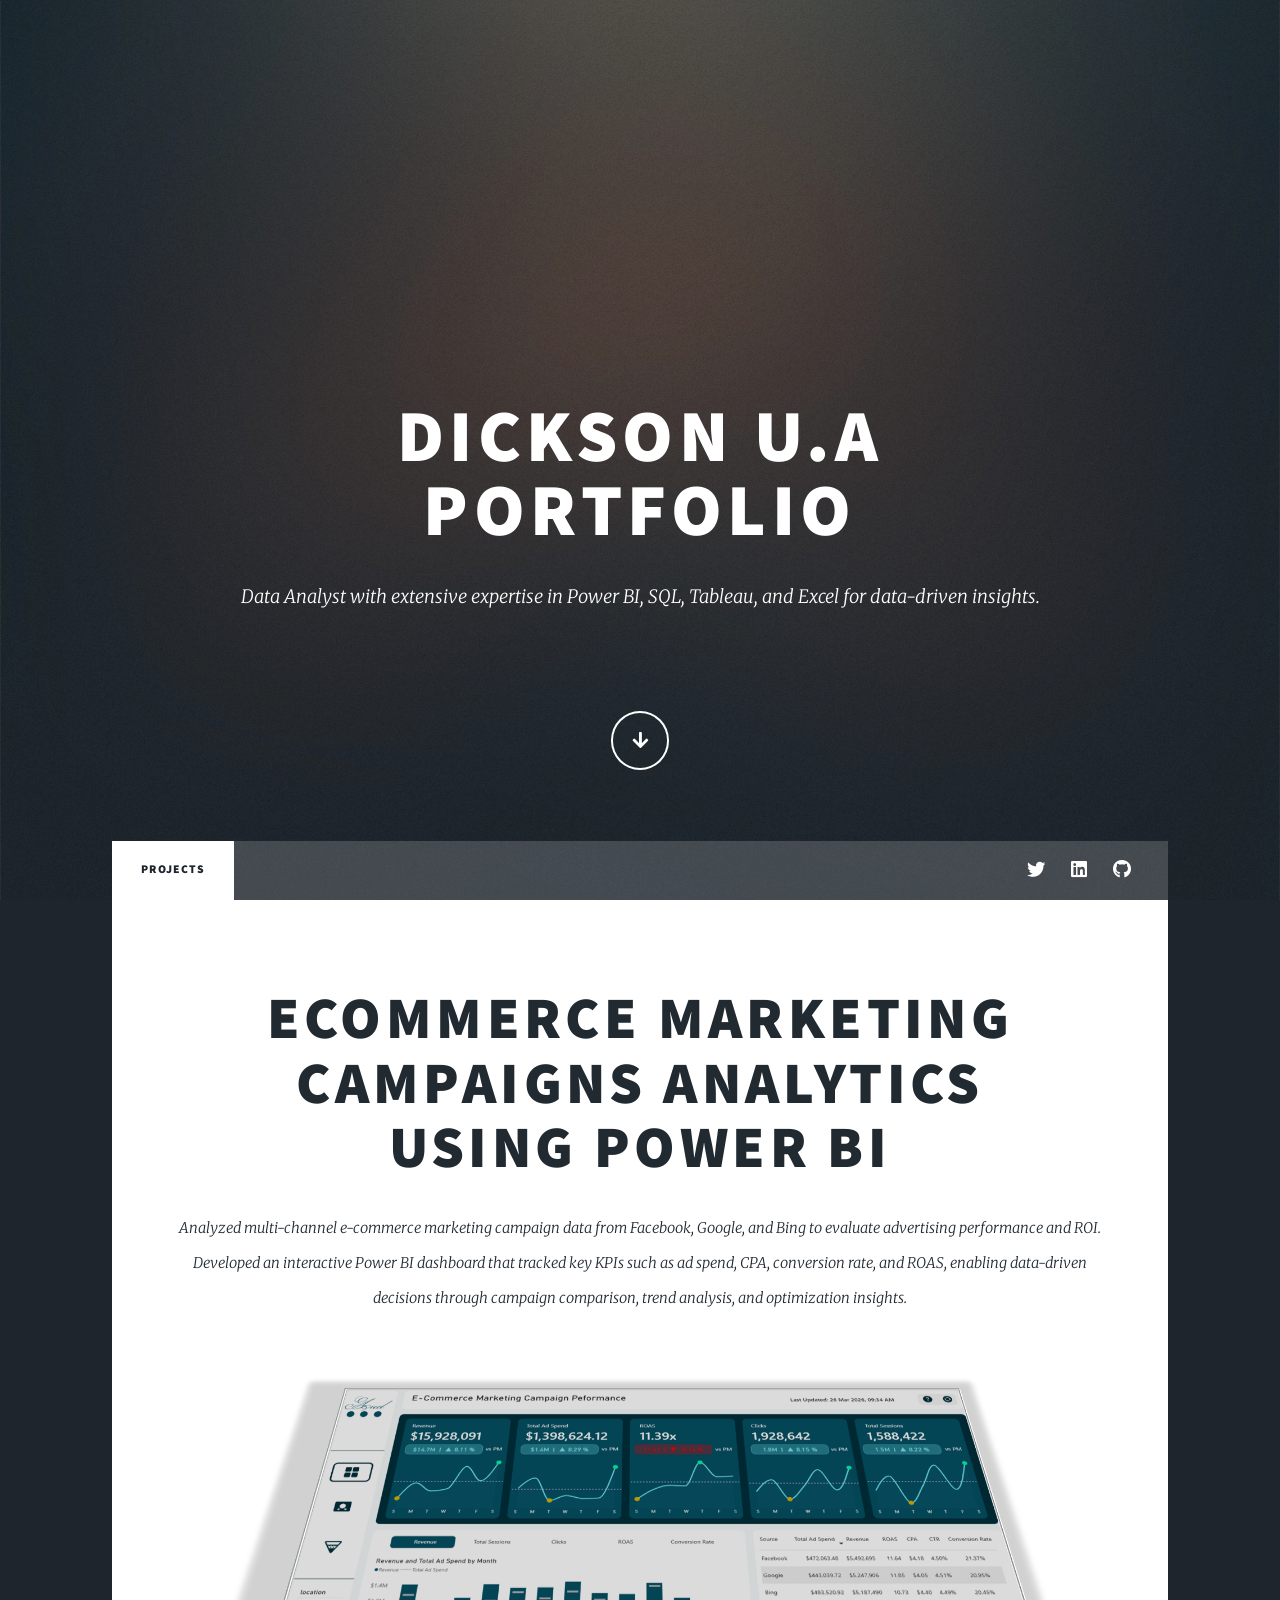
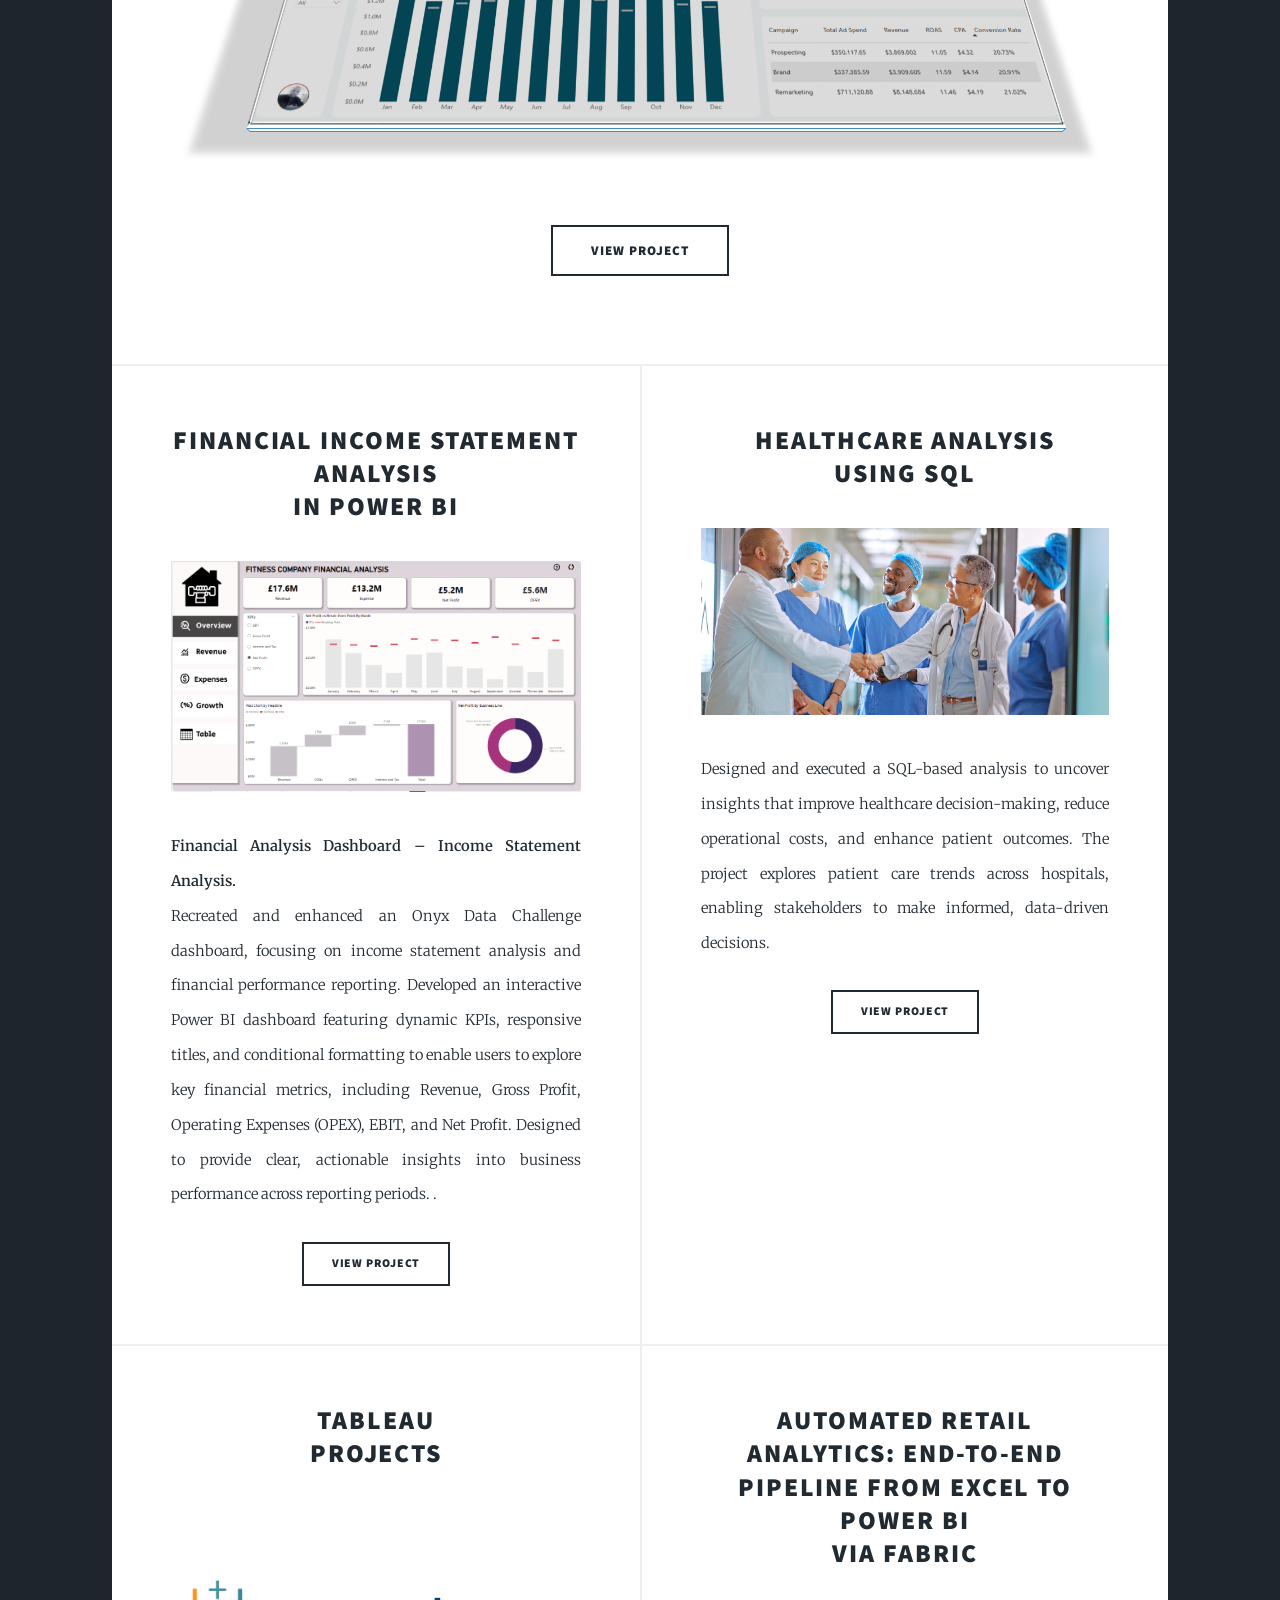
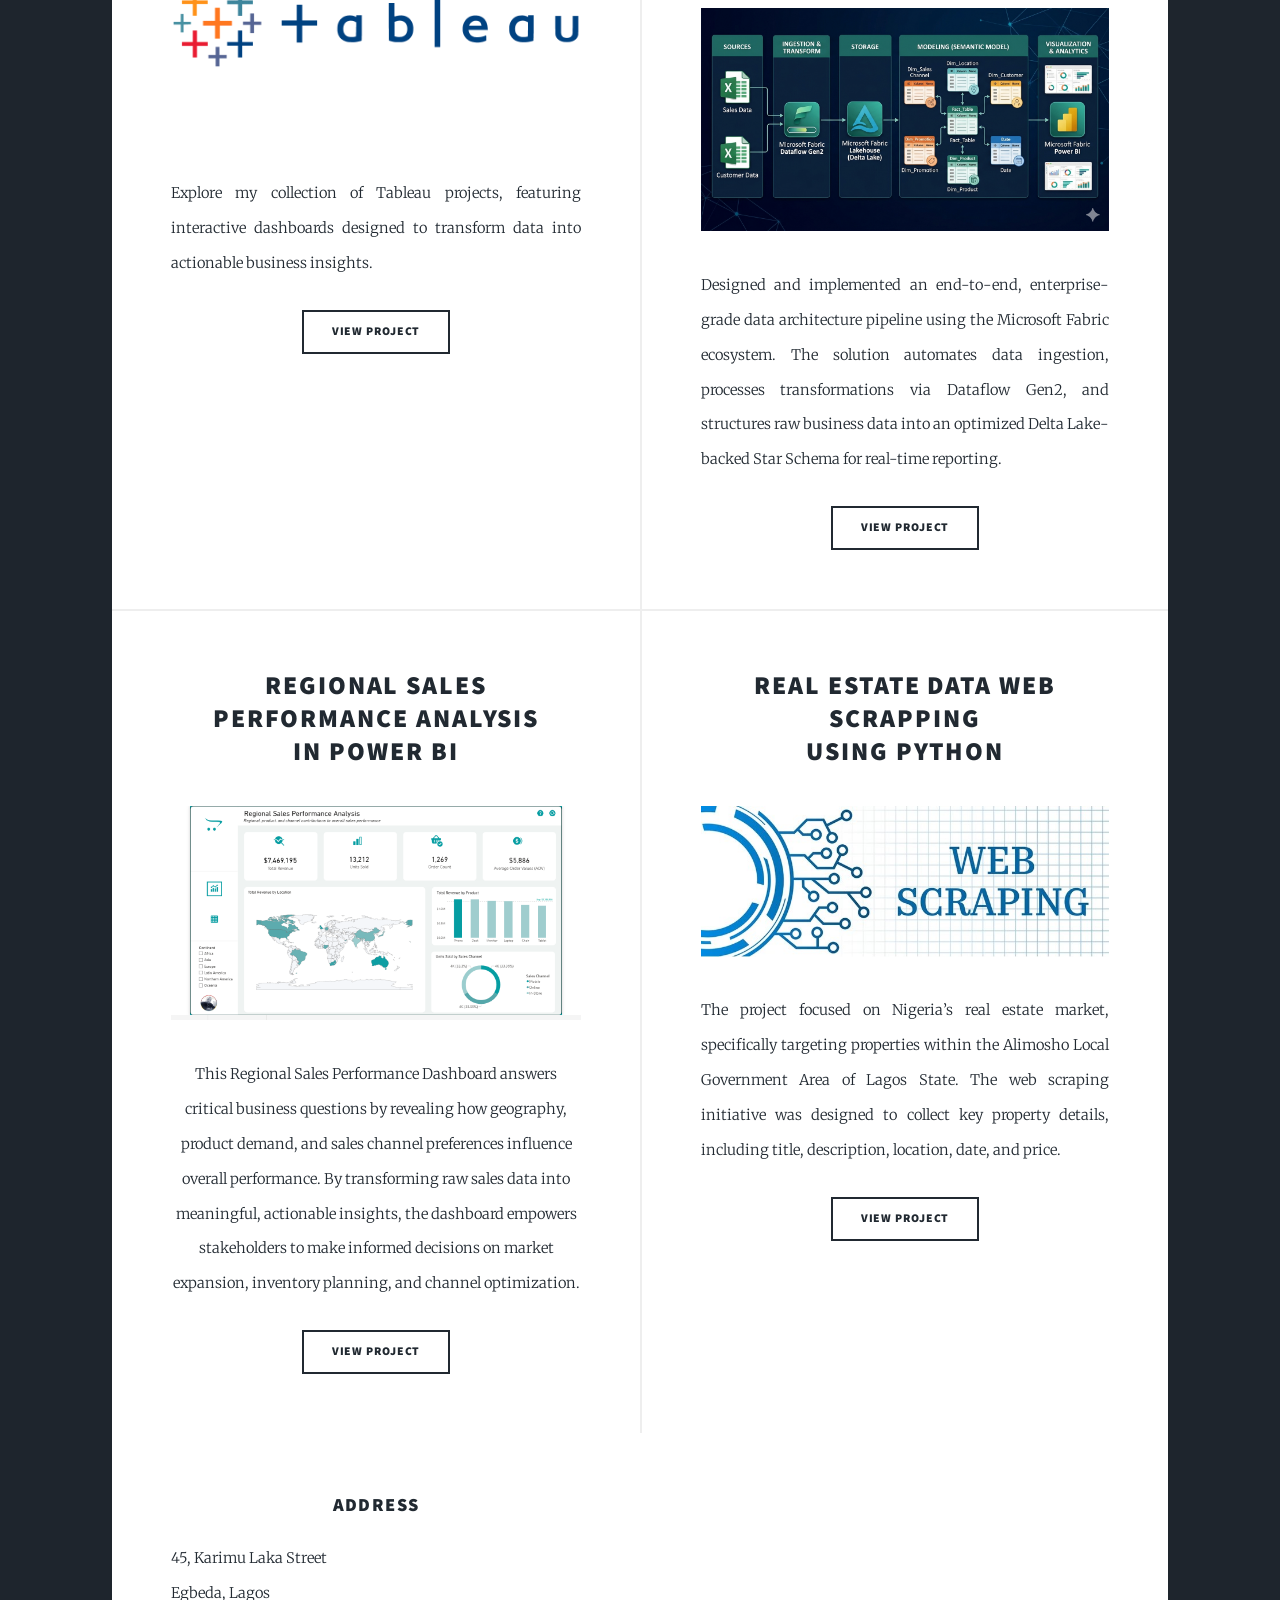
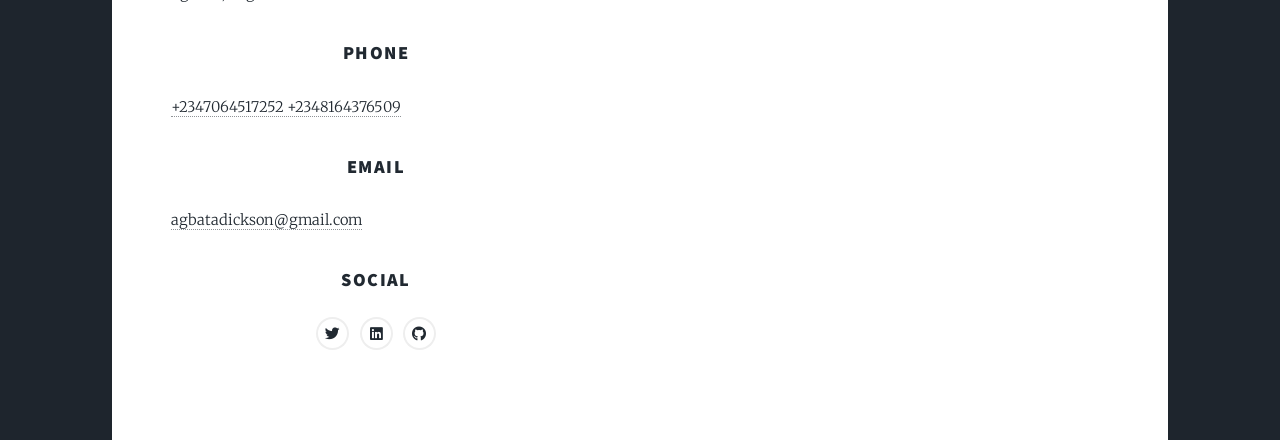
<file: index.html>
<!DOCTYPE HTML>
<!--
	Massively by HTML5 UP
	html5up.net | @ajlkn
	Free for personal and commercial use under the CCA 3.0 license (html5up.net/license)
-->
<html>
	<head>
		<title>Portfolio</title>
		<meta charset="utf-8" />
		<meta name="viewport" content="width=device-width, initial-scale=1, user-scalable=no" />
		<link rel="stylesheet" href="assets/css/main.css" />
		<noscript><link rel="stylesheet" href="assets/css/noscript.css" /></noscript>
	</head>
	<body class="is-preload">

		<!-- Wrapper -->
			<div id="wrapper" class="fade-in">

				<!-- Intro -->
					<div id="intro">
						<h1>Dickson U.A<br />
						Portfolio</h1>
						<p>Data Analyst with extensive expertise in Power BI, SQL, Tableau, and Excel for data-driven insights. 
						 </p><a href="https://twitter.com/ajlkn"></a><a href="https://html5up.net"></a><br />
						 <a href="https://html5up.net/license"></a></p>
						<ul class="actions">
							<li><a href="#header" class="button icon solid solo fa-arrow-down scrolly">yyyy</a></li>
						</ul>
					</div>

				<!-- Header -->
					<header id="header">
						<a href="index.html" class="logo">My Portfolio</a>
					</header>

				<!-- Nav -->
					<nav id="nav">
						<ul class="links">
							<li class="active"><a href="index.html">PROJECTS</a></li>
						</ul>
						<ul class="icons">
							<li><a href="https://x.com/ukolojoaud" class="icon brands fa-twitter"><span class="label">Twitter</span></a></li>
							<li><a href="https://www.linkedin.com/in/agbatadickson-ukolojo-data-analyst" class="icon brands fa-linkedin"><span class="label">LinkedIn</span></a></li>
							<li><a href="https://github.com/Ukolojoaud" class="icon brands fa-github"><span class="label">GitHub</span></a></li>
						</ul>
					</nav>

				<!-- Main -->
					<div id="main">

						<!-- Featured Post -->
							<article class="post featured">
								<header class="major">
									<h2><a href="https://medium.com/@agbatadickson/e-commerce-marketing-campaigns-d2f4fd0f1ba0">eCommerce Marketing Campaigns Analytics<br />
									Using Power BI</a></h2>
									<p>Analyzed multi-channel e-commerce marketing campaign data from Facebook, Google, and Bing to evaluate advertising performance and ROI. Developed an interactive Power BI dashboard that tracked key KPIs such as ad spend, CPA, conversion rate, and ROAS, enabling data-driven decisions through campaign comparison, trend analysis, and optimization insights.</p>
								</header>
								<a href="https://app.powerbi.com/view?r=eyJrIjoiMjY4ZWY5MDUtOWU0MS00MWQ1LWE1YjgtMDNhNmNhNTUyMWY3IiwidCI6Ijg1Mjc3MmY3LTRiZjMtNDA1Mi1iNjEzLWQ4MTE5NjRlMDRiNyJ9" class="image main"><img src="images/Market.png" alt="" /></a>
								<ul class="actions special">
									<li><a href="https://medium.com/@agbatadickson/e-commerce-marketing-campaigns-d2f4fd0f1ba0" class="button large">View Project</a></li>
								</ul>
							</article>

						<!-- Posts -->
							<section class="posts">
								<article>
									<header>
										<h2><a href="#">Financial Income Statement Analysis<br />
										in Power BI</a></h2>
									</header>
									<a href="https://app.powerbi.com/view?r=eyJrIjoiYzMzOTk5YmEtNDg2NC00YjkzLWFlZWEtY2I4ZTUwMGRmY2U3IiwidCI6Ijg1Mjc3MmY3LTRiZjMtNDA1Mi1iNjEzLWQ4MTE5NjRlMDRiNyJ9" class="image fit"><img src="images/Fin.png" alt="" /></a>
									<p><strong>Financial Analysis Dashboard – Income Statement Analysis.</strong>
                                    <br>Recreated and enhanced an Onyx Data Challenge dashboard, focusing on income statement analysis and financial performance reporting. Developed an interactive Power BI dashboard featuring dynamic KPIs, responsive titles, and conditional formatting to enable users to explore key financial metrics, including Revenue, Gross Profit, Operating Expenses (OPEX), EBIT, and Net Profit. Designed to provide clear, actionable insights into business performance across reporting periods.
										.</p>
									<ul class="actions special">
										<li><a href="https://app.powerbi.com/view?r=eyJrIjoiYzMzOTk5YmEtNDg2NC00YjkzLWFlZWEtY2I4ZTUwMGRmY2U3IiwidCI6Ijg1Mjc3MmY3LTRiZjMtNDA1Mi1iNjEzLWQ4MTE5NjRlMDRiNyJ9" class="button">View Project</a></li>
									</ul>
								</article>
								<article>
									<header>
										<h2><a href="https://github.com/Ukolojoaud/Healthcare_SQL/tree/main">Healthcare Analysis<br />
										using SQL</a></h2>
									</header>
									<a href="https://github.com/Ukolojoaud/Healthcare_SQL/tree/main" class="image fit"><img src="images/Health.jpg" alt="" /></a>
									<p>Designed and executed a SQL-based analysis to uncover insights that improve healthcare decision-making, reduce operational costs, and enhance patient outcomes. 

										The project explores patient care trends across hospitals, enabling stakeholders to make informed, data-driven decisions.</p>
									<ul class="actions special">
										<li><a href="https://github.com/Ukolojoaud/Healthcare_SQL/tree/main" class="button">View Project</a></li>
									</ul>
								</article>
								<article>
									<header>
										<h2><a href="#">Tableau<br />
										Projects</a></h2>
									</header>
									<a href="https://public.tableau.com/app/profile/agbata.dickson.ukolojo/vizzes" class="image fit"><img src="images/Tableau-Logo.png" alt="" /></a>
									<p>Explore my collection of Tableau projects, featuring interactive dashboards designed to transform data into actionable business insights.</p>
									<ul class="actions special">
										<li><a href="https://public.tableau.com/app/profile/agbata.dickson.ukolojo/vizzes" class="button">View Project</a></li>
									</ul>
								</article>
								<article>
									<header>
										<h2><a href="https://medium.com/@agbatadickson/modernizing-excel-reporting-via-microsoft-fabric-direct-lake-architecture-eda9b5cbc382?sharedUserId=agbatadickson">Automated Retail Analytics: End-to-End Pipeline from Excel to Power BI<br />
										via Fabric</a></h2>
									</header>
									<a href="https://medium.com/@agbatadickson/modernizing-excel-reporting-via-microsoft-fabric-direct-lake-architecture-eda9b5cbc382?sharedUserId=agbatadickson" class="image fit"><img src="images/Fabric.png" alt="" /></a>
									<p>Designed and implemented an end-to-end, enterprise-grade data architecture pipeline using the Microsoft Fabric ecosystem. The solution automates data ingestion, processes transformations via Dataflow Gen2, and structures raw business data into an optimized Delta Lake-backed Star Schema for real-time reporting.</p>
									<ul class="actions special">
										<li><a href="https://medium.com/@agbatadickson/modernizing-excel-reporting-via-microsoft-fabric-direct-lake-architecture-eda9b5cbc382?sharedUserId=agbatadickson" class="button">View Project</a></li>
									</ul>
								</article>
								<article>
									<header>
										<h2><a href="https://app.powerbi.com/view?r=eyJrIjoiZjA5NzQ2NGQtMjQyYS00NDdjLThmOGUtNDhiYmJkODYxNGY2IiwidCI6Ijg1Mjc3MmY3LTRiZjMtNDA1Mi1iNjEzLWQ4MTE5NjRlMDRiNyJ9">Regional Sales Performance Analysis<br />
										in Power BI</a></h2>
									</header>
									<a href="https://medium.com/@agbatadickson/regional-sales-performance-analysis-55353a744f98" class="image fit"><img src="images/Rg.png" alt="" /></a>
									<p></p>This Regional Sales Performance Dashboard answers critical business questions by revealing how geography, product demand, and sales channel preferences influence overall performance. By transforming raw sales data into meaningful, actionable insights, the dashboard empowers stakeholders to make informed decisions on market expansion, inventory planning, and channel optimization.</p>
									<ul class="actions special">
										<li><a href="https://app.powerbi.com/view?r=eyJrIjoiZjA5NzQ2NGQtMjQyYS00NDdjLThmOGUtNDhiYmJkODYxNGY2IiwidCI6Ijg1Mjc3MmY3LTRiZjMtNDA1Mi1iNjEzLWQ4MTE5NjRlMDRiNyJ9" class="button">View Project</a></li>
									</ul>
								</article>
								<article>
									<header>
										<h2><a href="https://github.com/Ukolojoaud/webscraping">Real Estate Data Web Scrapping<br />
										Using Python</a></h2>
									</header>
									<a href="https://github.com/Ukolojoaud/webscraping" class="image fit"><img src="images/web-scraping.jpg" alt="" /></a>
									<p>The project focused on Nigeria’s real estate market, specifically targeting properties within the Alimosho Local Government Area of Lagos State. The web scraping initiative was designed to collect key property details, including title, description, location, date, and price.</p>
									<ul class="actions special">
										<li><a href="https://github.com/Ukolojoaud/webscraping" class="button">View Project</a></li>
									</ul>
								</article>
						
				<!-- Footer -->
		
						<section class="split contact">
							<section class="alt">
								<h3>Address</h3>
								<p>45, Karimu Laka Street<br />
								Egbeda, Lagos</p>
							</section>
							<section>
								<h3>Phone</h3>
								<p><a href="#">+2347064517252  +2348164376509</a></p>
							</section>
							<section>
								<h3>Email</h3>
								<p><a href="#">agbatadickson@gmail.com</a></p>
							</section>
							<section>
								<h3>Social</h3>
								<ul class="icons alt">
									<li><a href="https://x.com/ukolojoaud" class="icon brands alt fa-twitter"><span class="label">Twitter</span></a></li>
									<li><a href="https://www.linkedin.com/in/agbatadickson-ukolojo-data-analyst" class="icon brands alt fa-linkedin"><span class="label">LinkedIn</span></a></li>
									<li><a href="https://github.com/Ukolojoaud" class="icon brands alt fa-github"><span class="label">GitHub</span></a></li>
								</ul>
							</section>
						</section>
					</footer>

				<!-- Copyright -->
					<div id="copyright">
						<ul><li>&copy; 2026</li><li>Design: <a href="https://html5up.net">Dickson</a></li></ul>
					</div>

			</div>

		<!-- Scripts -->
			<script src="assets/js/jquery.min.js"></script>
			<script src="assets/js/jquery.scrollex.min.js"></script>
			<script src="assets/js/jquery.scrolly.min.js"></script>
			<script src="assets/js/browser.min.js"></script>
			<script src="assets/js/breakpoints.min.js"></script>
			<script src="assets/js/util.js"></script>
			<script src="assets/js/main.js"></script>

	</body>
</html>
</file>
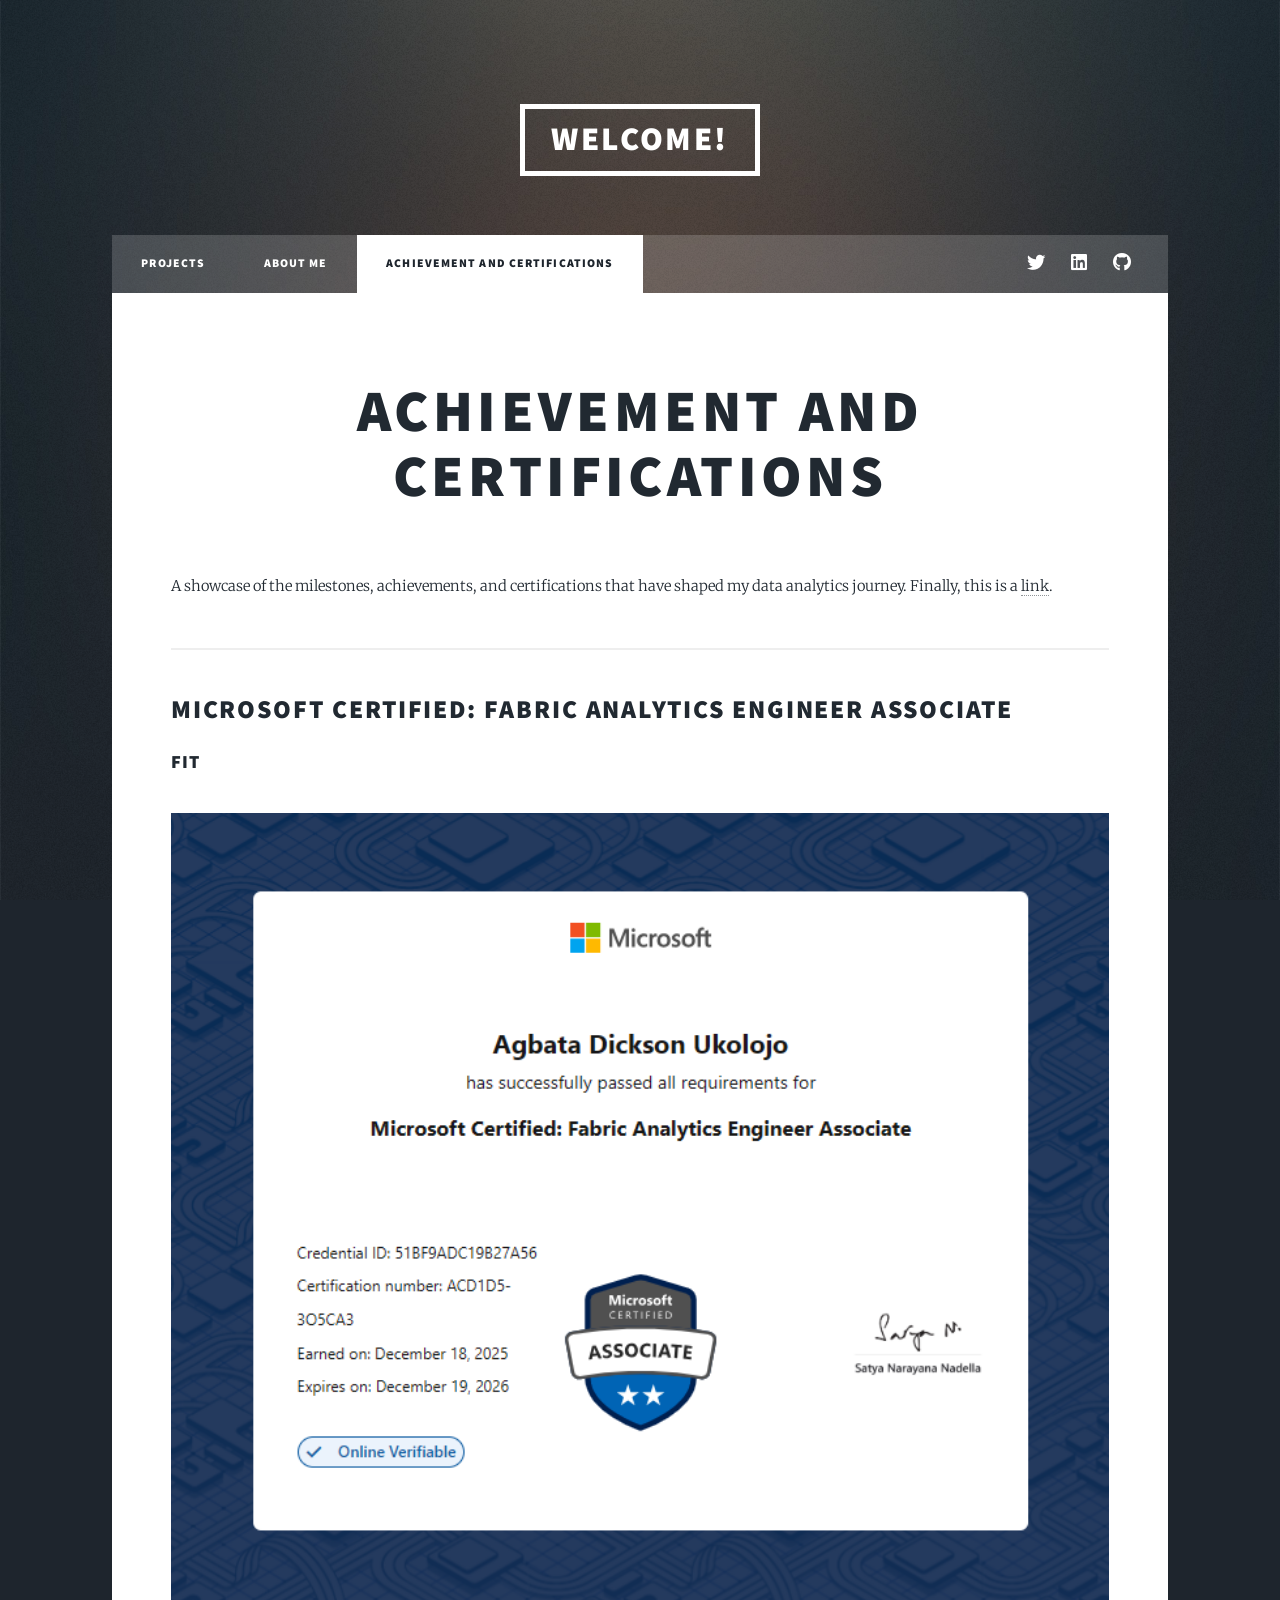
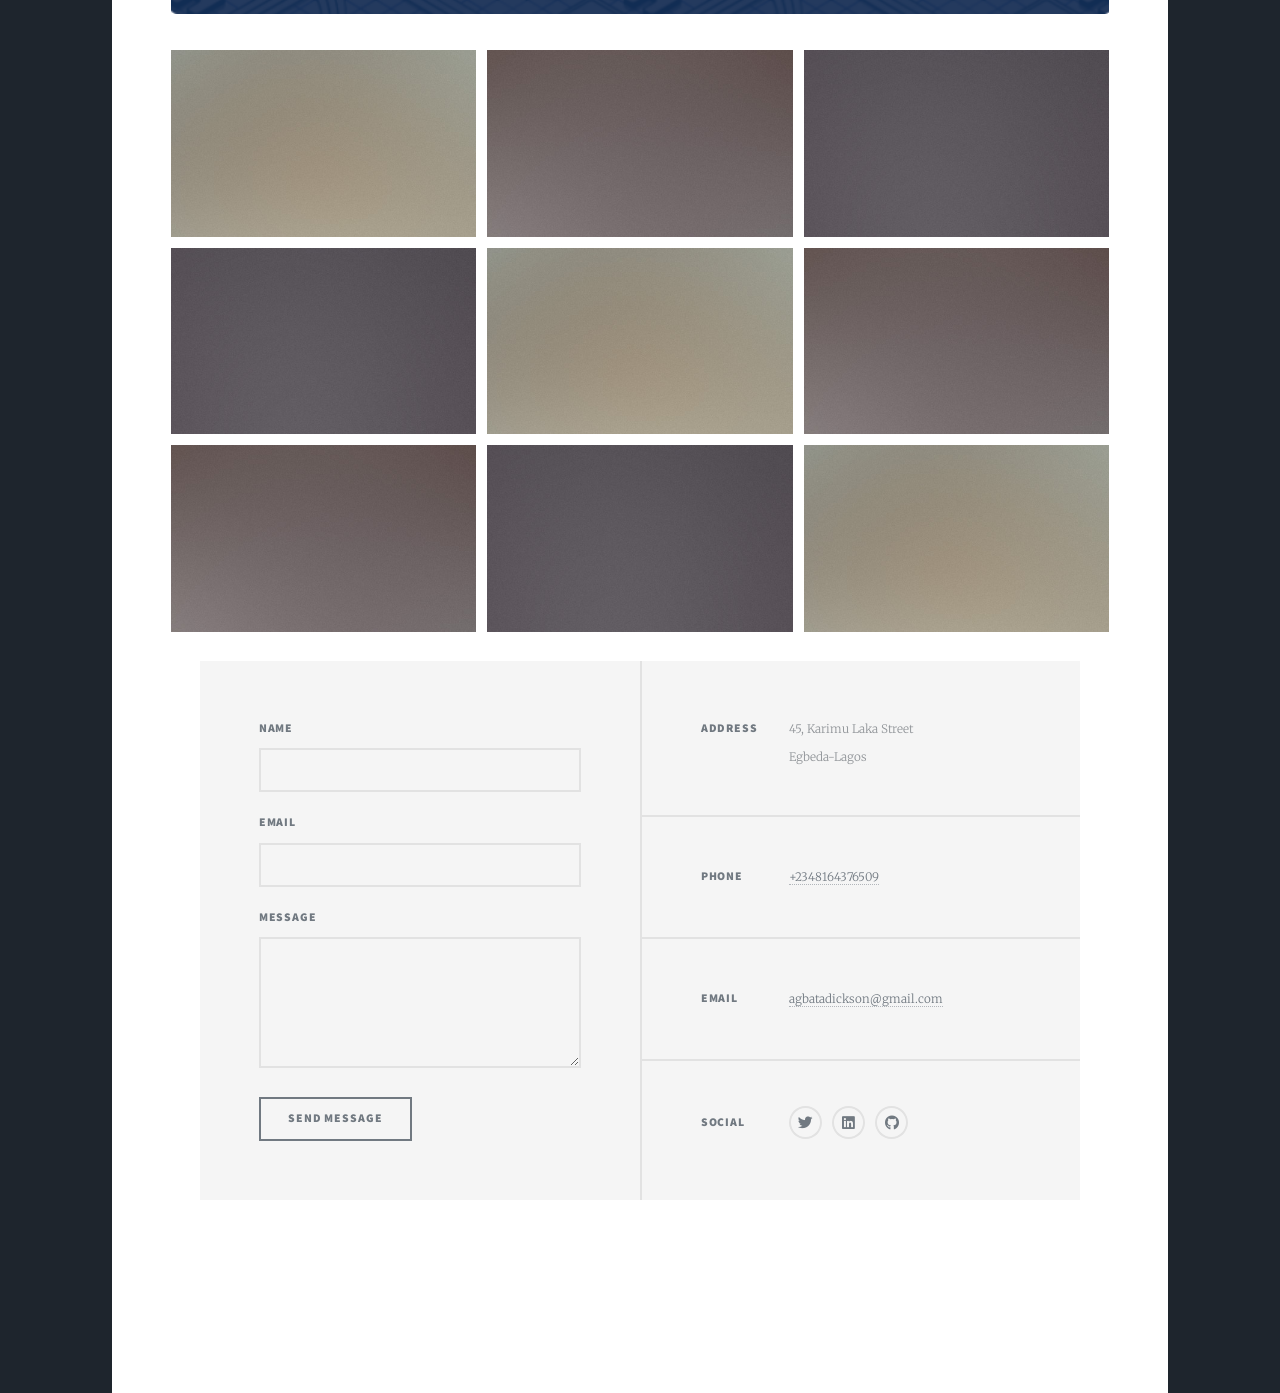
<file: elements.html>
<!DOCTYPE HTML>
<!--
	Massively by HTML5 UP
	html5up.net | @ajlkn
	Free for personal and commercial use under the CCA 3.0 license (html5up.net/license)
-->
<html>
	<head>
		<title>Elements Reference - Massively by HTML5 UP</title>
		<meta charset="utf-8" />
		<meta name="viewport" content="width=device-width, initial-scale=1, user-scalable=no" />
		<link rel="stylesheet" href="assets/css/main.css" />
		<noscript><link rel="stylesheet" href="assets/css/noscript.css" /></noscript>
	</head>
	<body class="is-preload">

		<!-- Wrapper -->
			<div id="wrapper">

				<!-- Header -->
					<header id="header">
						<a href="index.html" class="logo">Welcome!</a>
					</header>

				<!-- Nav -->
					<nav id="nav">
						<ul class="links">
							<li><a href="index.html">Projects</a></li>
							<li><a href="generic.html">About Me</a></li>
							<li class="active"><a href="elements.html">Achievement and Certifications</a></li>
						</ul>
						<ul class="icons">
							<li><a href="https://x.com/ukolojoaud" class="icon brands alt fa-twitter"><span class="label">Twitter</span></a></li>
									<li><a href="https://www.linkedin.com/in/agbatadickson-ukolojo-data-analyst" class="icon brands alt fa-linkedin"><span class="label">LinkedIn</span></a></li>
									<li><a href="https://github.com/Ukolojoaud" class="icon brands alt fa-github"><span class="label">GitHub</span></a></li>
								</ul>
					</nav>

				<!-- Main -->
					<div id="main">

						<!-- Post -->
							<section class="post">
								<header class="major">
									<h1>Achievement and<br />
									Certifications</h1>
								</header>

								<!-- Text stuff -->
									<p>A showcase of the milestones, achievements, and certifications that have shaped my data analytics journey.
									Finally, this is a <a href="#">link</a>.</p>
									<hr />
							
								<!-- Image -->
									<h2>Microsoft Certified: Fabric Analytics Engineer Associate</h2>

									<h3>Fit</h3>
									<span class="image fit"><img src="images/Cer_.png" alt="" /></span>
									<div class="box alt">
										<div class="row gtr-50 gtr-uniform">
											<div class="col-4"><span class="image fit"><img src="images/pic02.jpg" alt="" /></span></div>
											<div class="col-4"><span class="image fit"><img src="images/pic03.jpg" alt="" /></span></div>
											<div class="col-4"><span class="image fit"><img src="images/pic04.jpg" alt="" /></span></div>
											<!-- Break -->
											<div class="col-4"><span class="image fit"><img src="images/pic04.jpg" alt="" /></span></div>
											<div class="col-4"><span class="image fit"><img src="images/pic02.jpg" alt="" /></span></div>
											<div class="col-4"><span class="image fit"><img src="images/pic03.jpg" alt="" /></span></div>
											<!-- Break -->
											<div class="col-4"><span class="image fit"><img src="images/pic03.jpg" alt="" /></span></div>
											<div class="col-4"><span class="image fit"><img src="images/pic04.jpg" alt="" /></span></div>
											<div class="col-4"><span class="image fit"><img src="images/pic02.jpg" alt="" /></span></div>
										</div>
									</div>
				<!-- Footer -->
					<footer id="footer">
						<section>
							<form method="post" action="#">
								<div class="fields">
									<div class="field">
										<label for="name">Name</label>
										<input type="text" name="name" id="name" />
									</div>
									<div class="field">
										<label for="email">Email</label>
										<input type="text" name="email" id="email" />
									</div>
									<div class="field">
										<label for="message">Message</label>
										<textarea name="message" id="message" rows="3"></textarea>
									</div>
								</div>
								<ul class="actions">
									<li><input type="submit" value="Send Message" /></li>
								</ul>
							</form>
						</section>
						<section class="split contact">
							<section class="alt">
								<h3>Address</h3>
								<p>45, Karimu Laka Street<br />
								Egbeda-Lagos</p>
							</section>
							<section>
								<h3>Phone</h3>
								<p><a href="#">+2348164376509</a></p>
							</section>
							<section>
								<h3>Email</h3>
								<p><a href="#">agbatadickson@gmail.com</a></p>
							</section>
							<section>
								<h3>Social</h3>
								<ul class="icons alt">
									<li><a href="https://x.com/ukolojoaud" class="icon brands alt fa-twitter"><span class="label">Twitter</span></a></li>
									<li><a href="https://www.linkedin.com/in/agbatadickson-ukolojo-data-analyst" class="icon brands alt fa-linkedin"><span class="label">LinkedIn</span></a></li>
									<li><a href="https://github.com/Ukolojoaud" class="icon brands alt fa-github"><span class="label">GitHub</span></a></li>
								</ul>
							</section>
						</section>
					</footer>

				<!-- Copyright -->
					<div id="copyright">
						<ul><li>&copy; 2026</li><li>Design: <a href="https://html5up.net">Dickson</a></li></ul>
					</div>

			</div>

		<!-- Scripts -->
			<script src="assets/js/jquery.min.js"></script>
			<script src="assets/js/jquery.scrollex.min.js"></script>
			<script src="assets/js/jquery.scrolly.min.js"></script>
			<script src="assets/js/browser.min.js"></script>
			<script src="assets/js/breakpoints.min.js"></script>
			<script src="assets/js/util.js"></script>
			<script src="assets/js/main.js"></script>

	</body>
</html>
</file>
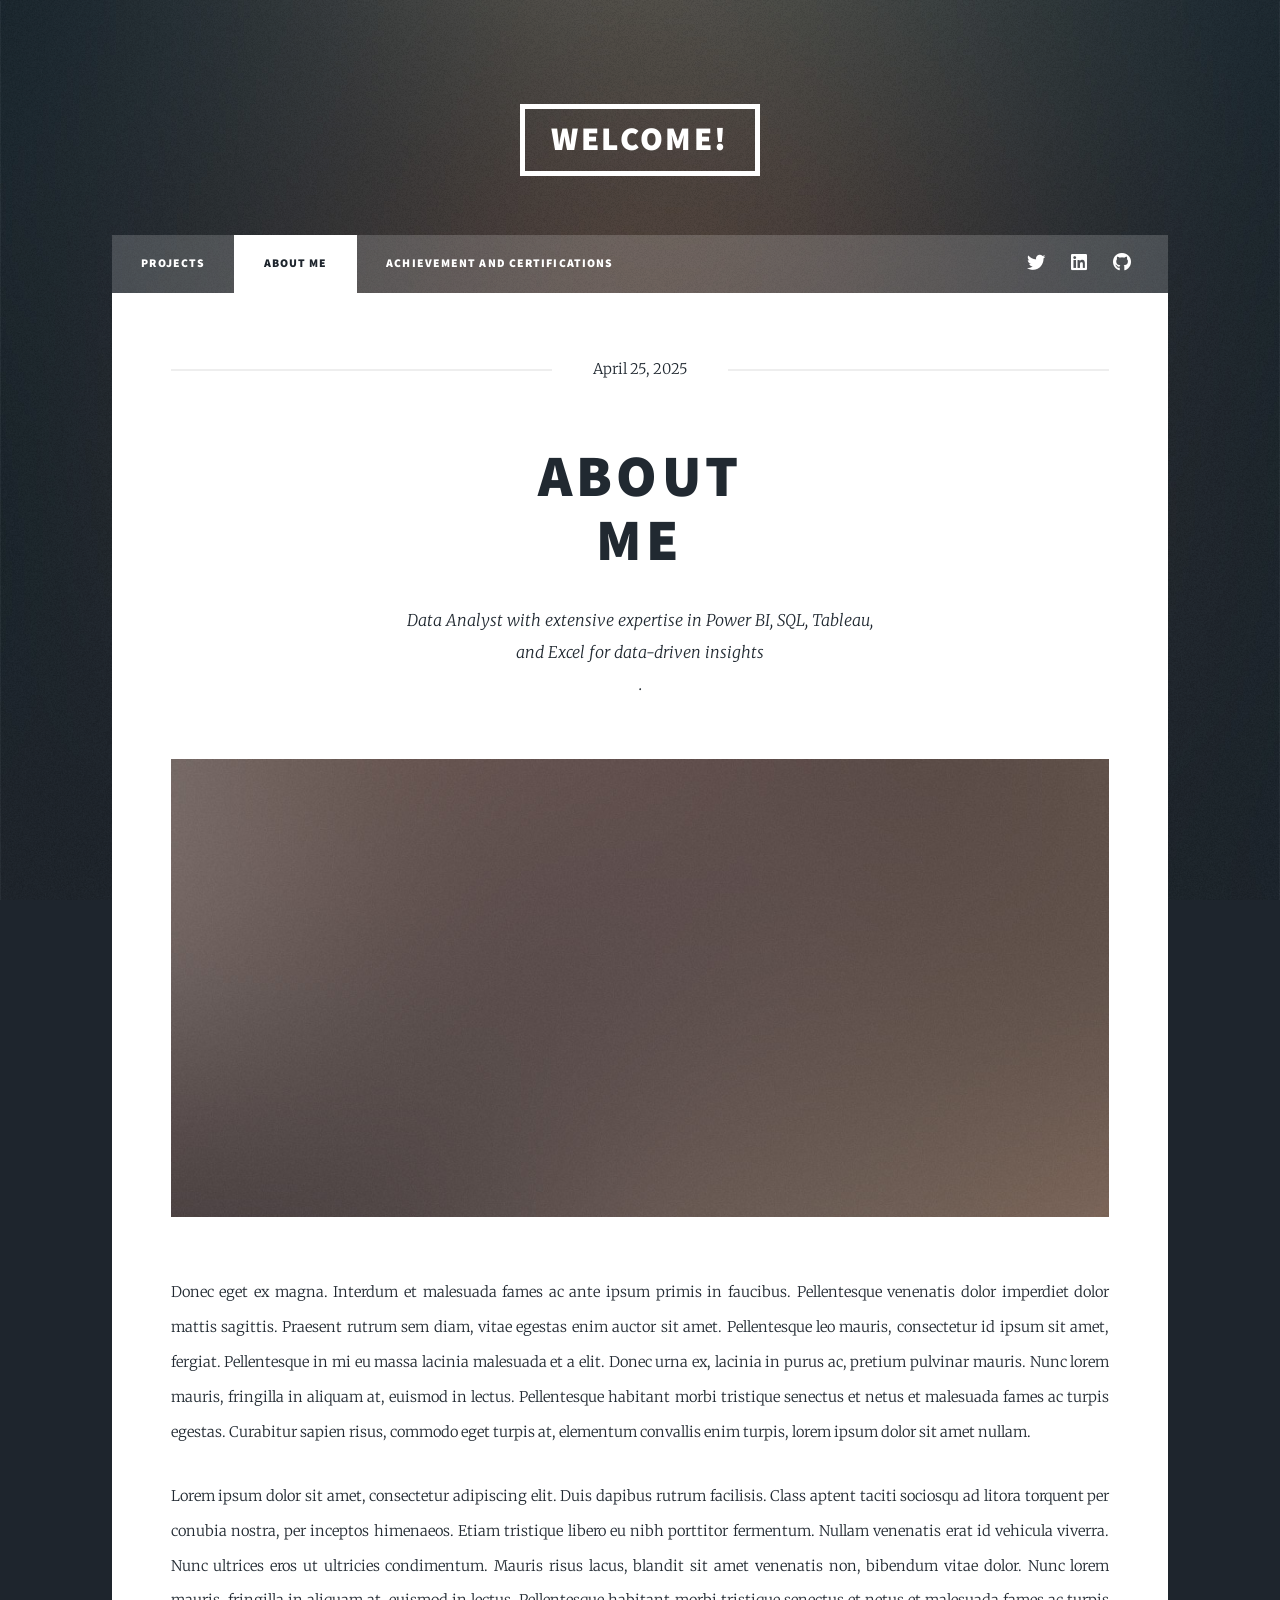
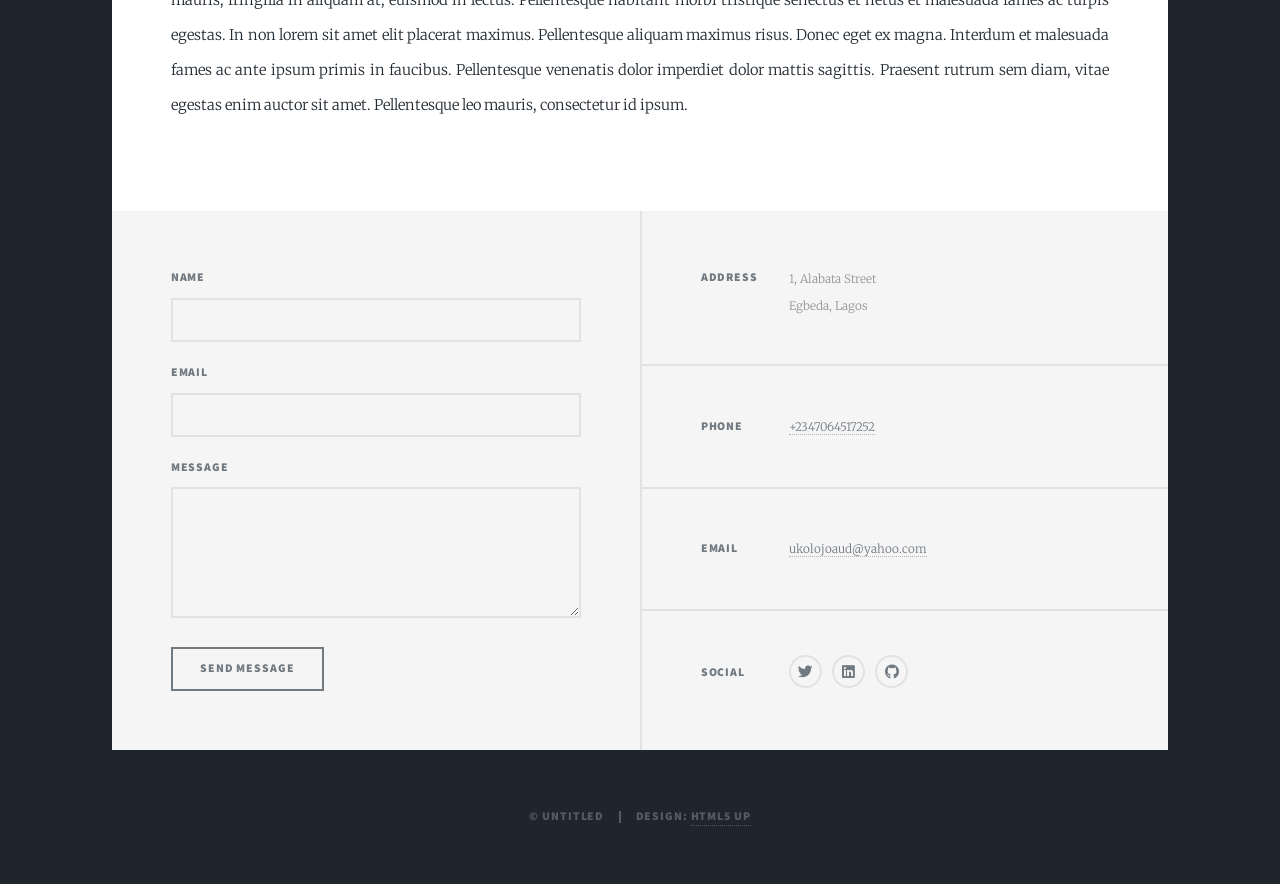
<file: generic.html>
<!DOCTYPE HTML>
<!--
	Massively by HTML5 UP
	html5up.net | @ajlkn
	Free for personal and commercial use under the CCA 3.0 license (html5up.net/license)
-->
<html>
	<head>
		<title>Generic Page - Massively by HTML5 UP</title>
		<meta charset="utf-8" />
		<meta name="viewport" content="width=device-width, initial-scale=1, user-scalable=no" />
		<link rel="stylesheet" href="assets/css/main.css" />
		<noscript><link rel="stylesheet" href="assets/css/noscript.css" /></noscript>
	</head>
	<body class="is-preload">

		<!-- Wrapper -->
			<div id="wrapper">

				<!-- Header -->
					<header id="header">
						<a href="index.html" class="logo">Welcome!</a>
					</header>

				<!-- Nav -->
					<nav id="nav">
						<ul class="links">
							<li><a href="index.html">Projects</a></li>
							<li class="active"><a href="generic.html">ABOUT ME</a></li>
							<li><a href="elements.html">Achievement and Certifications</a></li>
						</ul>
						<ul class="icons">
							        <li><a href="https://x.com/ukolojoaud" class="icon brands alt fa-twitter"><span class="label">Twitter</span></a></li>
									<li><a href="https://www.linkedin.com/in/agbatadickson-ukolojo-data-analyst" class="icon brands alt fa-linkedin"><span class="label">LinkedIn</span></a></li>
									<li><a href="https://github.com/Ukolojoaud" class="icon brands alt fa-github"><span class="label">GitHub</span></a></li>
								</ul>
					</nav>

				<!-- Main -->
					<div id="main">

						<!-- Post -->
							<section class="post">
								<header class="major">
									<span class="date">April 25, 2025</span>
									<h1>ABOUT<br />
									ME</h1>
									<p>Data Analyst with extensive expertise in Power BI, SQL, Tableau, <br />
									and Excel for data-driven insights<br />
									.</p>
								</header>
								<div class="image main"><img src="images/pic01.jpg" alt="" /></div>
								<p>Donec eget ex magna. Interdum et malesuada fames ac ante ipsum primis in faucibus. Pellentesque venenatis dolor imperdiet dolor mattis sagittis. Praesent rutrum sem diam, vitae egestas enim auctor sit amet. Pellentesque leo mauris, consectetur id ipsum sit amet, fergiat. Pellentesque in mi eu massa lacinia malesuada et a elit. Donec urna ex, lacinia in purus ac, pretium pulvinar mauris. Nunc lorem mauris, fringilla in aliquam at, euismod in lectus. Pellentesque habitant morbi tristique senectus et netus et malesuada fames ac turpis egestas. Curabitur sapien risus, commodo eget turpis at, elementum convallis enim turpis, lorem ipsum dolor sit amet nullam.</p>
								<p>Lorem ipsum dolor sit amet, consectetur adipiscing elit. Duis dapibus rutrum facilisis. Class aptent taciti sociosqu ad litora torquent per conubia nostra, per inceptos himenaeos. Etiam tristique libero eu nibh porttitor fermentum. Nullam venenatis erat id vehicula viverra. Nunc ultrices eros ut ultricies condimentum. Mauris risus lacus, blandit sit amet venenatis non, bibendum vitae dolor. Nunc lorem mauris, fringilla in aliquam at, euismod in lectus. Pellentesque habitant morbi tristique senectus et netus et malesuada fames ac turpis egestas. In non lorem sit amet elit placerat maximus. Pellentesque aliquam maximus risus. Donec eget ex magna. Interdum et malesuada fames ac ante ipsum primis in faucibus. Pellentesque venenatis dolor imperdiet dolor mattis sagittis. Praesent rutrum sem diam, vitae egestas enim auctor sit amet. Pellentesque leo mauris, consectetur id ipsum.</p>
							</section>

					</div>

				<!-- Footer -->
					<footer id="footer">
						<section>
							<form method="post" action="#">
								<div class="fields">
									<div class="field">
										<label for="name">Name</label>
										<input type="text" name="name" id="name" />
									</div>
									<div class="field">
										<label for="email">Email</label>
										<input type="text" name="email" id="email" />
									</div>
									<div class="field">
										<label for="message">Message</label>
										<textarea name="message" id="message" rows="3"></textarea>
									</div>
								</div>
								<ul class="actions">
									<li><input type="submit" value="Send Message" /></li>
								</ul>
							</form>
						</section>
						<section class="split contact">
							<section class="alt">
								<h3>Address</h3>
								<p>1, Alabata Street<br />
								Egbeda, Lagos</p>
							</section>
							<section>
								<h3>Phone</h3>
								<p><a href="#">+2347064517252</a></p>
							</section>
							<section>
								<h3>Email</h3>
								<p><a href="#">ukolojoaud@yahoo.com</a></p>
							</section>
							<section>
								<h3>Social</h3>
								<ul class="icons alt">
									<li><a href="https://x.com/ukolojoaud" class="icon brands alt fa-twitter"><span class="label">Twitter</span></a></li>
									<li><a href="https://www.linkedin.com/in/agbatadickson-ukolojo-data-analyst" class="icon brands alt fa-linkedin"><span class="label">LinkedIn</span></a></li>
									<li><a href="https://github.com/Ukolojoaud" class="icon brands alt fa-github"><span class="label">GitHub</span></a></li>
								</ul>
							</section>
						</section>
					</footer>

				<!-- Copyright -->
					<div id="copyright">
						<ul><li>&copy; Untitled</li><li>Design: <a href="https://html5up.net">HTML5 UP</a></li></ul>
					</div>

			</div>

		<!-- Scripts -->
			<script src="assets/js/jquery.min.js"></script>
			<script src="assets/js/jquery.scrollex.min.js"></script>
			<script src="assets/js/jquery.scrolly.min.js"></script>
			<script src="assets/js/browser.min.js"></script>
			<script src="assets/js/breakpoints.min.js"></script>
			<script src="assets/js/util.js"></script>
			<script src="assets/js/main.js"></script>

	</body>
</html>
</file>
<file: assets/css/main.css>
@import url(fontawesome-all.min.css);
@import url("https://fonts.googleapis.com/css?family=Merriweather:300,700,300italic,700italic|Source+Sans+Pro:900");

/*
	Massively by HTML5 UP
	html5up.net | @ajlkn
	Free for personal and commercial use under the CCA 3.0 license (html5up.net/license)
*/

html, body, div, span, applet, object,
iframe, h1, h2, h3, h4, h5, h6, p, blockquote,
pre, a, abbr, acronym, address, big, cite,
code, del, dfn, em, img, ins, kbd, q, s, samp,
small, strike, strong, sub, sup, tt, var, b,
u, i, center, dl, dt, dd, ol, ul, li, fieldset,
form, label, legend, table, caption, tbody,
tfoot, thead, tr, th, td, article, aside,
canvas, details, embed, figure, figcaption,
footer, header, hgroup, menu, nav, output, ruby,
section, summary, time, mark, audio, video {
	margin: 0;
	padding: 0;
	border: 0;
	font-size: 100%;
	font: inherit;
	vertical-align: baseline;}

article, aside, details, figcaption, figure,
footer, header, hgroup, menu, nav, section {
	display: block;}

body {
	line-height: 1;
}

ol, ul {
	list-style: none;
}

blockquote, q {
	quotes: none;
}

	blockquote:before, blockquote:after, q:before, q:after {
		content: '';
		content: none;
	}

table {
	border-collapse: collapse;
	border-spacing: 0;
}

body {
	-webkit-text-size-adjust: none;
}

mark {
	background-color: transparent;
	color: inherit;
}

input::-moz-focus-inner {
	border: 0;
	padding: 0;
}

input, select, textarea {
	-moz-appearance: none;
	-webkit-appearance: none;
	-ms-appearance: none;
	appearance: none;
}

/* Basic */

	@-ms-viewport {
		width: device-width;
	}

	body {
		-ms-overflow-style: scrollbar;
	}

	@media screen and (max-width: 480px) {

		html, body {
			min-width: 320px;
		}

	}

	html {
		box-sizing: border-box;
	}

	*, *:before, *:after {
		box-sizing: inherit;
	}

	body {
		background-color: #1e252d;
	}

		body.is-preload *, body.is-preload *:before, body.is-preload *:after {
			-moz-animation: none !important;
			-webkit-animation: none !important;
			-ms-animation: none !important;
			animation: none !important;
			-moz-transition: none !important;
			-webkit-transition: none !important;
			-ms-transition: none !important;
			transition: none !important;
		}

/* Type */

	html {
		font-size: 16pt;
	}

		@media screen and (max-width: 1680px) {

			html {
				font-size: 12pt;
			}

		}

		@media screen and (max-width: 1280px) {

			html {
				font-size: 11pt;
			}

		}

		@media screen and (max-width: 360px) {

			html {
				font-size: 10pt;
			}

		}

	body {
		color: #212931;
	}

	body, input, select, textarea {
		font-family: "Merriweather", Georgia, serif;
		font-weight: 300;
		font-size: 1rem;
		line-height: 2.375;
	}

	a {
		-moz-transition: color 0.2s ease-in-out, background-color 0.2s ease-in-out, border-color 0.2s ease-in-out, box-shadow 0.2s ease-in-out;
		-webkit-transition: color 0.2s ease-in-out, background-color 0.2s ease-in-out, border-color 0.2s ease-in-out, box-shadow 0.2s ease-in-out;
		-ms-transition: color 0.2s ease-in-out, background-color 0.2s ease-in-out, border-color 0.2s ease-in-out, box-shadow 0.2s ease-in-out;
		transition: color 0.2s ease-in-out, background-color 0.2s ease-in-out, border-color 0.2s ease-in-out, box-shadow 0.2s ease-in-out;
		border-bottom: dotted 1px;
		text-decoration: none;
	}

		a:hover {
			border-bottom-color: transparent;
		}

	strong, b {
		font-weight: 600;
	}

	em, i {
		font-style: italic;
	}

	p {
		text-align: justify;
		margin: 0 0 2rem 0;
	}

	h1, h2, h3, h4, h5, h6 {
		font-family: "Source Sans Pro", Helvetica, sans-serif;
		font-weight: 900;
		line-height: 1.5;
		letter-spacing: 0.075em;
		text-transform: uppercase;
		margin: 0 0 1rem 0;
	}

		h1 a, h2 a, h3 a, h4 a, h5 a, h6 a {
			border-bottom: 0;
			color: inherit;
			text-decoration: none;
		}

	h1 {
		font-size: 4rem;
		line-height: 1.1;
		margin: 0 0 2rem 0;
	}

	h2 {
		font-size: 1.75rem;
		line-height: 1.3;
		margin: 0 0 1.5rem 0;
	}

	h3 {
		font-size: 1.25rem;
		margin: 0 0 1.5rem 0;
	}

	h4 {
		font-size: 1rem;
	}

	h5 {
		font-size: 0.9rem;
	}

	h6 {
		font-size: 0.8rem;
	}

	sub {
		font-size: 0.8rem;
		position: relative;
		top: 0.5rem;
	}

	sup {
		font-size: 0.8rem;
		position: relative;
		top: -0.5rem;
	}

	blockquote {
		border-left: solid 4px;
		font-style: italic;
		margin: 0 0 2rem 0;
		padding: 0.5rem 0 0.5rem 2rem;
	}

	code {
		border: solid 2px;
		font-family: "Courier New", monospace;
		font-size: 0.9rem;
		margin: 0 0.25rem;
		padding: 0.25rem 0.65rem;
	}

	pre {
		-webkit-overflow-scrolling: touch;
		font-family: "Courier New", monospace;
		font-size: 0.9rem;
		margin: 0 0 2rem 0;
	}

		pre code {
			display: block;
			line-height: 1.75;
			padding: 1rem 1.5rem;
			overflow-x: auto;
		}

	hr {
		border: 0;
		border-bottom: solid 2px;
		margin: 3rem 0;
	}

		hr.major {
			margin: 5rem 0;
		}

	.align-left {
		text-align: left;
	}

	.align-center {
		text-align: center;
	}

	.align-right {
		text-align: right;
	}

	input, select, textarea {
		color: #212931;
	}

	a {
		color: #212931;
		border-bottom-color: rgba(33, 41, 49, 0.5);
	}

		a:hover {
			border-bottom-color: transparent;
			color: #18bfef !important;
		}

	strong, b {
		color: #212931;
	}

	h1, h2, h3, h4, h5, h6 {
		color: #212931;
	}

	blockquote {
		border-left-color: #eeeeee;
	}

	code {
		background: rgba(220, 220, 220, 0.25);
		border-color: #eeeeee;
	}

	hr {
		border-bottom-color: #eeeeee;
	}

/* Row */

	.row {
		display: flex;
		flex-wrap: wrap;
		box-sizing: border-box;
		align-items: stretch;
	}

		.row > * {
			box-sizing: border-box;
		}

		.row.gtr-uniform > * > :last-child {
			margin-bottom: 0;
		}

		.row.aln-left {
			justify-content: flex-start;
		}

		.row.aln-center {
			justify-content: center;
		}

		.row.aln-right {
			justify-content: flex-end;
		}

		.row.aln-top {
			align-items: flex-start;
		}

		.row.aln-middle {
			align-items: center;
		}

		.row.aln-bottom {
			align-items: flex-end;
		}

		.row > .imp {
			order: -1;
		}

		.row > .col-1 {
			width: 8.33333%;
		}

		.row > .off-1 {
			margin-left: 8.33333%;
		}

		.row > .col-2 {
			width: 16.66667%;
		}

		.row > .off-2 {
			margin-left: 16.66667%;
		}

		.row > .col-3 {
			width: 25%;
		}

		.row > .off-3 {
			margin-left: 25%;
		}

		.row > .col-4 {
			width: 33.33333%;
		}

		.row > .off-4 {
			margin-left: 33.33333%;
		}

		.row > .col-5 {
			width: 41.66667%;
		}

		.row > .off-5 {
			margin-left: 41.66667%;
		}

		.row > .col-6 {
			width: 50%;
		}

		.row > .off-6 {
			margin-left: 50%;
		}

		.row > .col-7 {
			width: 58.33333%;
		}

		.row > .off-7 {
			margin-left: 58.33333%;
		}

		.row > .col-8 {
			width: 66.66667%;
		}

		.row > .off-8 {
			margin-left: 66.66667%;
		}

		.row > .col-9 {
			width: 75%;
		}

		.row > .off-9 {
			margin-left: 75%;
		}

		.row > .col-10 {
			width: 83.33333%;
		}

		.row > .off-10 {
			margin-left: 83.33333%;
		}

		.row > .col-11 {
			width: 91.66667%;
		}

		.row > .off-11 {
			margin-left: 91.66667%;
		}

		.row > .col-12 {
			width: 100%;
		}

		.row > .off-12 {
			margin-left: 100%;
		}

		.row.gtr-0 {
			margin-top: 0;
			margin-left: 0rem;
		}

			.row.gtr-0 > * {
				padding: 0 0 0 0rem;
			}

			.row.gtr-0.gtr-uniform {
				margin-top: 0rem;
			}

				.row.gtr-0.gtr-uniform > * {
					padding-top: 0rem;
				}

		.row.gtr-25 {
			margin-top: 0;
			margin-left: -0.375rem;
		}

			.row.gtr-25 > * {
				padding: 0 0 0 0.375rem;
			}

			.row.gtr-25.gtr-uniform {
				margin-top: -0.375rem;
			}

				.row.gtr-25.gtr-uniform > * {
					padding-top: 0.375rem;
				}

		.row.gtr-50 {
			margin-top: 0;
			margin-left: -0.75rem;
		}

			.row.gtr-50 > * {
				padding: 0 0 0 0.75rem;
			}

			.row.gtr-50.gtr-uniform {
				margin-top: -0.75rem;
			}

				.row.gtr-50.gtr-uniform > * {
					padding-top: 0.75rem;
				}

		.row {
			margin-top: 0;
			margin-left: -1.5rem;
		}

			.row > * {
				padding: 0 0 0 1.5rem;
			}

			.row.gtr-uniform {
				margin-top: -1.5rem;
			}

				.row.gtr-uniform > * {
					padding-top: 1.5rem;
				}

		.row.gtr-150 {
			margin-top: 0;
			margin-left: -2.25rem;
		}

			.row.gtr-150 > * {
				padding: 0 0 0 2.25rem;
			}

			.row.gtr-150.gtr-uniform {
				margin-top: -2.25rem;
			}

				.row.gtr-150.gtr-uniform > * {
					padding-top: 2.25rem;
				}

		.row.gtr-200 {
			margin-top: 0;
			margin-left: -3rem;
		}

			.row.gtr-200 > * {
				padding: 0 0 0 3rem;
			}

			.row.gtr-200.gtr-uniform {
				margin-top: -3rem;
			}

				.row.gtr-200.gtr-uniform > * {
					padding-top: 3rem;
				}

		@media screen and (max-width: 1680px) {

			.row {
				display: flex;
				flex-wrap: wrap;
				box-sizing: border-box;
				align-items: stretch;
			}

				.row > * {
					box-sizing: border-box;
				}

				.row.gtr-uniform > * > :last-child {
					margin-bottom: 0;
				}

				.row.aln-left {
					justify-content: flex-start;
				}

				.row.aln-center {
					justify-content: center;
				}

				.row.aln-right {
					justify-content: flex-end;
				}

				.row.aln-top {
					align-items: flex-start;
				}

				.row.aln-middle {
					align-items: center;
				}

				.row.aln-bottom {
					align-items: flex-end;
				}

				.row > .imp-xlarge {
					order: -1;
				}

				.row > .col-1-xlarge {
					width: 8.33333%;
				}

				.row > .off-1-xlarge {
					margin-left: 8.33333%;
				}

				.row > .col-2-xlarge {
					width: 16.66667%;
				}

				.row > .off-2-xlarge {
					margin-left: 16.66667%;
				}

				.row > .col-3-xlarge {
					width: 25%;
				}

				.row > .off-3-xlarge {
					margin-left: 25%;
				}

				.row > .col-4-xlarge {
					width: 33.33333%;
				}

				.row > .off-4-xlarge {
					margin-left: 33.33333%;
				}

				.row > .col-5-xlarge {
					width: 41.66667%;
				}

				.row > .off-5-xlarge {
					margin-left: 41.66667%;
				}

				.row > .col-6-xlarge {
					width: 50%;
				}

				.row > .off-6-xlarge {
					margin-left: 50%;
				}

				.row > .col-7-xlarge {
					width: 58.33333%;
				}

				.row > .off-7-xlarge {
					margin-left: 58.33333%;
				}

				.row > .col-8-xlarge {
					width: 66.66667%;
				}

				.row > .off-8-xlarge {
					margin-left: 66.66667%;
				}

				.row > .col-9-xlarge {
					width: 75%;
				}

				.row > .off-9-xlarge {
					margin-left: 75%;
				}

				.row > .col-10-xlarge {
					width: 83.33333%;
				}

				.row > .off-10-xlarge {
					margin-left: 83.33333%;
				}

				.row > .col-11-xlarge {
					width: 91.66667%;
				}

				.row > .off-11-xlarge {
					margin-left: 91.66667%;
				}

				.row > .col-12-xlarge {
					width: 100%;
				}

				.row > .off-12-xlarge {
					margin-left: 100%;
				}

				.row.gtr-0 {
					margin-top: 0;
					margin-left: 0rem;
				}

					.row.gtr-0 > * {
						padding: 0 0 0 0rem;
					}

					.row.gtr-0.gtr-uniform {
						margin-top: 0rem;
					}

						.row.gtr-0.gtr-uniform > * {
							padding-top: 0rem;
						}

				.row.gtr-25 {
					margin-top: 0;
					margin-left: -0.375rem;
				}

					.row.gtr-25 > * {
						padding: 0 0 0 0.375rem;
					}

					.row.gtr-25.gtr-uniform {
						margin-top: -0.375rem;
					}

						.row.gtr-25.gtr-uniform > * {
							padding-top: 0.375rem;
						}

				.row.gtr-50 {
					margin-top: 0;
					margin-left: -0.75rem;
				}

					.row.gtr-50 > * {
						padding: 0 0 0 0.75rem;
					}

					.row.gtr-50.gtr-uniform {
						margin-top: -0.75rem;
					}

						.row.gtr-50.gtr-uniform > * {
							padding-top: 0.75rem;
						}

				.row {
					margin-top: 0;
					margin-left: -1.5rem;
				}

					.row > * {
						padding: 0 0 0 1.5rem;
					}

					.row.gtr-uniform {
						margin-top: -1.5rem;
					}

						.row.gtr-uniform > * {
							padding-top: 1.5rem;
						}

				.row.gtr-150 {
					margin-top: 0;
					margin-left: -2.25rem;
				}

					.row.gtr-150 > * {
						padding: 0 0 0 2.25rem;
					}

					.row.gtr-150.gtr-uniform {
						margin-top: -2.25rem;
					}

						.row.gtr-150.gtr-uniform > * {
							padding-top: 2.25rem;
						}

				.row.gtr-200 {
					margin-top: 0;
					margin-left: -3rem;
				}

					.row.gtr-200 > * {
						padding: 0 0 0 3rem;
					}

					.row.gtr-200.gtr-uniform {
						margin-top: -3rem;
					}

						.row.gtr-200.gtr-uniform > * {
							padding-top: 3rem;
						}

		}

		@media screen and (max-width: 1280px) {

			.row {
				display: flex;
				flex-wrap: wrap;
				box-sizing: border-box;
				align-items: stretch;
			}

				.row > * {
					box-sizing: border-box;
				}

				.row.gtr-uniform > * > :last-child {
					margin-bottom: 0;
				}

				.row.aln-left {
					justify-content: flex-start;
				}

				.row.aln-center {
					justify-content: center;
				}

				.row.aln-right {
					justify-content: flex-end;
				}

				.row.aln-top {
					align-items: flex-start;
				}

				.row.aln-middle {
					align-items: center;
				}

				.row.aln-bottom {
					align-items: flex-end;
				}

				.row > .imp-large {
					order: -1;
				}

				.row > .col-1-large {
					width: 8.33333%;
				}

				.row > .off-1-large {
					margin-left: 8.33333%;
				}

				.row > .col-2-large {
					width: 16.66667%;
				}

				.row > .off-2-large {
					margin-left: 16.66667%;
				}

				.row > .col-3-large {
					width: 25%;
				}

				.row > .off-3-large {
					margin-left: 25%;
				}

				.row > .col-4-large {
					width: 33.33333%;
				}

				.row > .off-4-large {
					margin-left: 33.33333%;
				}

				.row > .col-5-large {
					width: 41.66667%;
				}

				.row > .off-5-large {
					margin-left: 41.66667%;
				}

				.row > .col-6-large {
					width: 50%;
				}

				.row > .off-6-large {
					margin-left: 50%;
				}

				.row > .col-7-large {
					width: 58.33333%;
				}

				.row > .off-7-large {
					margin-left: 58.33333%;
				}

				.row > .col-8-large {
					width: 66.66667%;
				}

				.row > .off-8-large {
					margin-left: 66.66667%;
				}

				.row > .col-9-large {
					width: 75%;
				}

				.row > .off-9-large {
					margin-left: 75%;
				}

				.row > .col-10-large {
					width: 83.33333%;
				}

				.row > .off-10-large {
					margin-left: 83.33333%;
				}

				.row > .col-11-large {
					width: 91.66667%;
				}

				.row > .off-11-large {
					margin-left: 91.66667%;
				}

				.row > .col-12-large {
					width: 100%;
				}

				.row > .off-12-large {
					margin-left: 100%;
				}

				.row.gtr-0 {
					margin-top: 0;
					margin-left: 0rem;
				}

					.row.gtr-0 > * {
						padding: 0 0 0 0rem;
					}

					.row.gtr-0.gtr-uniform {
						margin-top: 0rem;
					}

						.row.gtr-0.gtr-uniform > * {
							padding-top: 0rem;
						}

				.row.gtr-25 {
					margin-top: 0;
					margin-left: -0.375rem;
				}

					.row.gtr-25 > * {
						padding: 0 0 0 0.375rem;
					}

					.row.gtr-25.gtr-uniform {
						margin-top: -0.375rem;
					}

						.row.gtr-25.gtr-uniform > * {
							padding-top: 0.375rem;
						}

				.row.gtr-50 {
					margin-top: 0;
					margin-left: -0.75rem;
				}

					.row.gtr-50 > * {
						padding: 0 0 0 0.75rem;
					}

					.row.gtr-50.gtr-uniform {
						margin-top: -0.75rem;
					}

						.row.gtr-50.gtr-uniform > * {
							padding-top: 0.75rem;
						}

				.row {
					margin-top: 0;
					margin-left: -1.5rem;
				}

					.row > * {
						padding: 0 0 0 1.5rem;
					}

					.row.gtr-uniform {
						margin-top: -1.5rem;
					}

						.row.gtr-uniform > * {
							padding-top: 1.5rem;
						}

				.row.gtr-150 {
					margin-top: 0;
					margin-left: -2.25rem;
				}

					.row.gtr-150 > * {
						padding: 0 0 0 2.25rem;
					}

					.row.gtr-150.gtr-uniform {
						margin-top: -2.25rem;
					}

						.row.gtr-150.gtr-uniform > * {
							padding-top: 2.25rem;
						}

				.row.gtr-200 {
					margin-top: 0;
					margin-left: -3rem;
				}

					.row.gtr-200 > * {
						padding: 0 0 0 3rem;
					}

					.row.gtr-200.gtr-uniform {
						margin-top: -3rem;
					}

						.row.gtr-200.gtr-uniform > * {
							padding-top: 3rem;
						}

		}

		@media screen and (max-width: 980px) {

			.row {
				display: flex;
				flex-wrap: wrap;
				box-sizing: border-box;
				align-items: stretch;
			}

				.row > * {
					box-sizing: border-box;
				}

				.row.gtr-uniform > * > :last-child {
					margin-bottom: 0;
				}

				.row.aln-left {
					justify-content: flex-start;
				}

				.row.aln-center {
					justify-content: center;
				}

				.row.aln-right {
					justify-content: flex-end;
				}

				.row.aln-top {
					align-items: flex-start;
				}

				.row.aln-middle {
					align-items: center;
				}

				.row.aln-bottom {
					align-items: flex-end;
				}

				.row > .imp-medium {
					order: -1;
				}

				.row > .col-1-medium {
					width: 8.33333%;
				}

				.row > .off-1-medium {
					margin-left: 8.33333%;
				}

				.row > .col-2-medium {
					width: 16.66667%;
				}

				.row > .off-2-medium {
					margin-left: 16.66667%;
				}

				.row > .col-3-medium {
					width: 25%;
				}

				.row > .off-3-medium {
					margin-left: 25%;
				}

				.row > .col-4-medium {
					width: 33.33333%;
				}

				.row > .off-4-medium {
					margin-left: 33.33333%;
				}

				.row > .col-5-medium {
					width: 41.66667%;
				}

				.row > .off-5-medium {
					margin-left: 41.66667%;
				}

				.row > .col-6-medium {
					width: 50%;
				}

				.row > .off-6-medium {
					margin-left: 50%;
				}

				.row > .col-7-medium {
					width: 58.33333%;
				}

				.row > .off-7-medium {
					margin-left: 58.33333%;
				}

				.row > .col-8-medium {
					width: 66.66667%;
				}

				.row > .off-8-medium {
					margin-left: 66.66667%;
				}

				.row > .col-9-medium {
					width: 75%;
				}

				.row > .off-9-medium {
					margin-left: 75%;
				}

				.row > .col-10-medium {
					width: 83.33333%;
				}

				.row > .off-10-medium {
					margin-left: 83.33333%;
				}

				.row > .col-11-medium {
					width: 91.66667%;
				}

				.row > .off-11-medium {
					margin-left: 91.66667%;
				}

				.row > .col-12-medium {
					width: 100%;
				}

				.row > .off-12-medium {
					margin-left: 100%;
				}

				.row.gtr-0 {
					margin-top: 0;
					margin-left: 0rem;
				}

					.row.gtr-0 > * {
						padding: 0 0 0 0rem;
					}

					.row.gtr-0.gtr-uniform {
						margin-top: 0rem;
					}

						.row.gtr-0.gtr-uniform > * {
							padding-top: 0rem;
						}

				.row.gtr-25 {
					margin-top: 0;
					margin-left: -0.375rem;
				}

					.row.gtr-25 > * {
						padding: 0 0 0 0.375rem;
					}

					.row.gtr-25.gtr-uniform {
						margin-top: -0.375rem;
					}

						.row.gtr-25.gtr-uniform > * {
							padding-top: 0.375rem;
						}

				.row.gtr-50 {
					margin-top: 0;
					margin-left: -0.75rem;
				}

					.row.gtr-50 > * {
						padding: 0 0 0 0.75rem;
					}

					.row.gtr-50.gtr-uniform {
						margin-top: -0.75rem;
					}

						.row.gtr-50.gtr-uniform > * {
							padding-top: 0.75rem;
						}

				.row {
					margin-top: 0;
					margin-left: -1.5rem;
				}

					.row > * {
						padding: 0 0 0 1.5rem;
					}

					.row.gtr-uniform {
						margin-top: -1.5rem;
					}

						.row.gtr-uniform > * {
							padding-top: 1.5rem;
						}

				.row.gtr-150 {
					margin-top: 0;
					margin-left: -2.25rem;
				}

					.row.gtr-150 > * {
						padding: 0 0 0 2.25rem;
					}

					.row.gtr-150.gtr-uniform {
						margin-top: -2.25rem;
					}

						.row.gtr-150.gtr-uniform > * {
							padding-top: 2.25rem;
						}

				.row.gtr-200 {
					margin-top: 0;
					margin-left: -3rem;
				}

					.row.gtr-200 > * {
						padding: 0 0 0 3rem;
					}

					.row.gtr-200.gtr-uniform {
						margin-top: -3rem;
					}

						.row.gtr-200.gtr-uniform > * {
							padding-top: 3rem;
						}

		}

		@media screen and (max-width: 736px) {

			.row {
				display: flex;
				flex-wrap: wrap;
				box-sizing: border-box;
				align-items: stretch;
			}

				.row > * {
					box-sizing: border-box;
				}

				.row.gtr-uniform > * > :last-child {
					margin-bottom: 0;
				}

				.row.aln-left {
					justify-content: flex-start;
				}

				.row.aln-center {
					justify-content: center;
				}

				.row.aln-right {
					justify-content: flex-end;
				}

				.row.aln-top {
					align-items: flex-start;
				}

				.row.aln-middle {
					align-items: center;
				}

				.row.aln-bottom {
					align-items: flex-end;
				}

				.row > .imp-small {
					order: -1;
				}

				.row > .col-1-small {
					width: 8.33333%;
				}

				.row > .off-1-small {
					margin-left: 8.33333%;
				}

				.row > .col-2-small {
					width: 16.66667%;
				}

				.row > .off-2-small {
					margin-left: 16.66667%;
				}

				.row > .col-3-small {
					width: 25%;
				}

				.row > .off-3-small {
					margin-left: 25%;
				}

				.row > .col-4-small {
					width: 33.33333%;
				}

				.row > .off-4-small {
					margin-left: 33.33333%;
				}

				.row > .col-5-small {
					width: 41.66667%;
				}

				.row > .off-5-small {
					margin-left: 41.66667%;
				}

				.row > .col-6-small {
					width: 50%;
				}

				.row > .off-6-small {
					margin-left: 50%;
				}

				.row > .col-7-small {
					width: 58.33333%;
				}

				.row > .off-7-small {
					margin-left: 58.33333%;
				}

				.row > .col-8-small {
					width: 66.66667%;
				}

				.row > .off-8-small {
					margin-left: 66.66667%;
				}

				.row > .col-9-small {
					width: 75%;
				}

				.row > .off-9-small {
					margin-left: 75%;
				}

				.row > .col-10-small {
					width: 83.33333%;
				}

				.row > .off-10-small {
					margin-left: 83.33333%;
				}

				.row > .col-11-small {
					width: 91.66667%;
				}

				.row > .off-11-small {
					margin-left: 91.66667%;
				}

				.row > .col-12-small {
					width: 100%;
				}

				.row > .off-12-small {
					margin-left: 100%;
				}

				.row.gtr-0 {
					margin-top: 0;
					margin-left: 0rem;
				}

					.row.gtr-0 > * {
						padding: 0 0 0 0rem;
					}

					.row.gtr-0.gtr-uniform {
						margin-top: 0rem;
					}

						.row.gtr-0.gtr-uniform > * {
							padding-top: 0rem;
						}

				.row.gtr-25 {
					margin-top: 0;
					margin-left: -0.375rem;
				}

					.row.gtr-25 > * {
						padding: 0 0 0 0.375rem;
					}

					.row.gtr-25.gtr-uniform {
						margin-top: -0.375rem;
					}

						.row.gtr-25.gtr-uniform > * {
							padding-top: 0.375rem;
						}

				.row.gtr-50 {
					margin-top: 0;
					margin-left: -0.75rem;
				}

					.row.gtr-50 > * {
						padding: 0 0 0 0.75rem;
					}

					.row.gtr-50.gtr-uniform {
						margin-top: -0.75rem;
					}

						.row.gtr-50.gtr-uniform > * {
							padding-top: 0.75rem;
						}

				.row {
					margin-top: 0;
					margin-left: -1.5rem;
				}

					.row > * {
						padding: 0 0 0 1.5rem;
					}

					.row.gtr-uniform {
						margin-top: -1.5rem;
					}

						.row.gtr-uniform > * {
							padding-top: 1.5rem;
						}

				.row.gtr-150 {
					margin-top: 0;
					margin-left: -2.25rem;
				}

					.row.gtr-150 > * {
						padding: 0 0 0 2.25rem;
					}

					.row.gtr-150.gtr-uniform {
						margin-top: -2.25rem;
					}

						.row.gtr-150.gtr-uniform > * {
							padding-top: 2.25rem;
						}

				.row.gtr-200 {
					margin-top: 0;
					margin-left: -3rem;
				}

					.row.gtr-200 > * {
						padding: 0 0 0 3rem;
					}

					.row.gtr-200.gtr-uniform {
						margin-top: -3rem;
					}

						.row.gtr-200.gtr-uniform > * {
							padding-top: 3rem;
						}

		}

		@media screen and (max-width: 480px) {

			.row {
				display: flex;
				flex-wrap: wrap;
				box-sizing: border-box;
				align-items: stretch;
			}

				.row > * {
					box-sizing: border-box;
				}

				.row.gtr-uniform > * > :last-child {
					margin-bottom: 0;
				}

				.row.aln-left {
					justify-content: flex-start;
				}

				.row.aln-center {
					justify-content: center;
				}

				.row.aln-right {
					justify-content: flex-end;
				}

				.row.aln-top {
					align-items: flex-start;
				}

				.row.aln-middle {
					align-items: center;
				}

				.row.aln-bottom {
					align-items: flex-end;
				}

				.row > .imp-xsmall {
					order: -1;
				}

				.row > .col-1-xsmall {
					width: 8.33333%;
				}

				.row > .off-1-xsmall {
					margin-left: 8.33333%;
				}

				.row > .col-2-xsmall {
					width: 16.66667%;
				}

				.row > .off-2-xsmall {
					margin-left: 16.66667%;
				}

				.row > .col-3-xsmall {
					width: 25%;
				}

				.row > .off-3-xsmall {
					margin-left: 25%;
				}

				.row > .col-4-xsmall {
					width: 33.33333%;
				}

				.row > .off-4-xsmall {
					margin-left: 33.33333%;
				}

				.row > .col-5-xsmall {
					width: 41.66667%;
				}

				.row > .off-5-xsmall {
					margin-left: 41.66667%;
				}

				.row > .col-6-xsmall {
					width: 50%;
				}

				.row > .off-6-xsmall {
					margin-left: 50%;
				}

				.row > .col-7-xsmall {
					width: 58.33333%;
				}

				.row > .off-7-xsmall {
					margin-left: 58.33333%;
				}

				.row > .col-8-xsmall {
					width: 66.66667%;
				}

				.row > .off-8-xsmall {
					margin-left: 66.66667%;
				}

				.row > .col-9-xsmall {
					width: 75%;
				}

				.row > .off-9-xsmall {
					margin-left: 75%;
				}

				.row > .col-10-xsmall {
					width: 83.33333%;
				}

				.row > .off-10-xsmall {
					margin-left: 83.33333%;
				}

				.row > .col-11-xsmall {
					width: 91.66667%;
				}

				.row > .off-11-xsmall {
					margin-left: 91.66667%;
				}

				.row > .col-12-xsmall {
					width: 100%;
				}

				.row > .off-12-xsmall {
					margin-left: 100%;
				}

				.row.gtr-0 {
					margin-top: 0;
					margin-left: 0rem;
				}

					.row.gtr-0 > * {
						padding: 0 0 0 0rem;
					}

					.row.gtr-0.gtr-uniform {
						margin-top: 0rem;
					}

						.row.gtr-0.gtr-uniform > * {
							padding-top: 0rem;
						}

				.row.gtr-25 {
					margin-top: 0;
					margin-left: -0.375rem;
				}

					.row.gtr-25 > * {
						padding: 0 0 0 0.375rem;
					}

					.row.gtr-25.gtr-uniform {
						margin-top: -0.375rem;
					}

						.row.gtr-25.gtr-uniform > * {
							padding-top: 0.375rem;
						}

				.row.gtr-50 {
					margin-top: 0;
					margin-left: -0.75rem;
				}

					.row.gtr-50 > * {
						padding: 0 0 0 0.75rem;
					}

					.row.gtr-50.gtr-uniform {
						margin-top: -0.75rem;
					}

						.row.gtr-50.gtr-uniform > * {
							padding-top: 0.75rem;
						}

				.row {
					margin-top: 0;
					margin-left: -1.5rem;
				}

					.row > * {
						padding: 0 0 0 1.5rem;
					}

					.row.gtr-uniform {
						margin-top: -1.5rem;
					}

						.row.gtr-uniform > * {
							padding-top: 1.5rem;
						}

				.row.gtr-150 {
					margin-top: 0;
					margin-left: -2.25rem;
				}

					.row.gtr-150 > * {
						padding: 0 0 0 2.25rem;
					}

					.row.gtr-150.gtr-uniform {
						margin-top: -2.25rem;
					}

						.row.gtr-150.gtr-uniform > * {
							padding-top: 2.25rem;
						}

				.row.gtr-200 {
					margin-top: 0;
					margin-left: -3rem;
				}

					.row.gtr-200 > * {
						padding: 0 0 0 3rem;
					}

					.row.gtr-200.gtr-uniform {
						margin-top: -3rem;
					}

						.row.gtr-200.gtr-uniform > * {
							padding-top: 3rem;
						}

		}

		@media screen and (max-width: 360px) {

			.row {
				display: flex;
				flex-wrap: wrap;
				box-sizing: border-box;
				align-items: stretch;
			}

				.row > * {
					box-sizing: border-box;
				}

				.row.gtr-uniform > * > :last-child {
					margin-bottom: 0;
				}

				.row.aln-left {
					justify-content: flex-start;
				}

				.row.aln-center {
					justify-content: center;
				}

				.row.aln-right {
					justify-content: flex-end;
				}

				.row.aln-top {
					align-items: flex-start;
				}

				.row.aln-middle {
					align-items: center;
				}

				.row.aln-bottom {
					align-items: flex-end;
				}

				.row > .imp-xxsmall {
					order: -1;
				}

				.row > .col-1-xxsmall {
					width: 8.33333%;
				}

				.row > .off-1-xxsmall {
					margin-left: 8.33333%;
				}

				.row > .col-2-xxsmall {
					width: 16.66667%;
				}

				.row > .off-2-xxsmall {
					margin-left: 16.66667%;
				}

				.row > .col-3-xxsmall {
					width: 25%;
				}

				.row > .off-3-xxsmall {
					margin-left: 25%;
				}

				.row > .col-4-xxsmall {
					width: 33.33333%;
				}

				.row > .off-4-xxsmall {
					margin-left: 33.33333%;
				}

				.row > .col-5-xxsmall {
					width: 41.66667%;
				}

				.row > .off-5-xxsmall {
					margin-left: 41.66667%;
				}

				.row > .col-6-xxsmall {
					width: 50%;
				}

				.row > .off-6-xxsmall {
					margin-left: 50%;
				}

				.row > .col-7-xxsmall {
					width: 58.33333%;
				}

				.row > .off-7-xxsmall {
					margin-left: 58.33333%;
				}

				.row > .col-8-xxsmall {
					width: 66.66667%;
				}

				.row > .off-8-xxsmall {
					margin-left: 66.66667%;
				}

				.row > .col-9-xxsmall {
					width: 75%;
				}

				.row > .off-9-xxsmall {
					margin-left: 75%;
				}

				.row > .col-10-xxsmall {
					width: 83.33333%;
				}

				.row > .off-10-xxsmall {
					margin-left: 83.33333%;
				}

				.row > .col-11-xxsmall {
					width: 91.66667%;
				}

				.row > .off-11-xxsmall {
					margin-left: 91.66667%;
				}

				.row > .col-12-xxsmall {
					width: 100%;
				}

				.row > .off-12-xxsmall {
					margin-left: 100%;
				}

				.row.gtr-0 {
					margin-top: 0;
					margin-left: 0rem;
				}

					.row.gtr-0 > * {
						padding: 0 0 0 0rem;
					}

					.row.gtr-0.gtr-uniform {
						margin-top: 0rem;
					}

						.row.gtr-0.gtr-uniform > * {
							padding-top: 0rem;
						}

				.row.gtr-25 {
					margin-top: 0;
					margin-left: -0.375rem;
				}

					.row.gtr-25 > * {
						padding: 0 0 0 0.375rem;
					}

					.row.gtr-25.gtr-uniform {
						margin-top: -0.375rem;
					}

						.row.gtr-25.gtr-uniform > * {
							padding-top: 0.375rem;
						}

				.row.gtr-50 {
					margin-top: 0;
					margin-left: -0.75rem;
				}

					.row.gtr-50 > * {
						padding: 0 0 0 0.75rem;
					}

					.row.gtr-50.gtr-uniform {
						margin-top: -0.75rem;
					}

						.row.gtr-50.gtr-uniform > * {
							padding-top: 0.75rem;
						}

				.row {
					margin-top: 0;
					margin-left: -1.5rem;
				}

					.row > * {
						padding: 0 0 0 1.5rem;
					}

					.row.gtr-uniform {
						margin-top: -1.5rem;
					}

						.row.gtr-uniform > * {
							padding-top: 1.5rem;
						}

				.row.gtr-150 {
					margin-top: 0;
					margin-left: -2.25rem;
				}

					.row.gtr-150 > * {
						padding: 0 0 0 2.25rem;
					}

					.row.gtr-150.gtr-uniform {
						margin-top: -2.25rem;
					}

						.row.gtr-150.gtr-uniform > * {
							padding-top: 2.25rem;
						}

				.row.gtr-200 {
					margin-top: 0;
					margin-left: -3rem;
				}

					.row.gtr-200 > * {
						padding: 0 0 0 3rem;
					}

					.row.gtr-200.gtr-uniform {
						margin-top: -3rem;
					}

						.row.gtr-200.gtr-uniform > * {
							padding-top: 3rem;
						}

		}

/* Box */

	.box {
		border: solid 2px;
		margin-bottom: 2rem;
		padding: 1.5rem;
	}

		.box > :last-child,
		.box > :last-child > :last-child,
		.box > :last-child > :last-child > :last-child {
			margin-bottom: 0;
		}

		.box.alt {
			border: 0;
			border-radius: 0;
			padding: 0;
		}

	.box {
		border-color: #eeeeee;
	}

/* Button */

	input[type="submit"],
	input[type="reset"],
	input[type="button"],
	button,
	.button {
		-moz-appearance: none;
		-webkit-appearance: none;
		-ms-appearance: none;
		appearance: none;
		-moz-transition: background-color 0.2s ease-in-out, box-shadow 0.2s ease-in-out, color 0.2s ease-in-out;
		-webkit-transition: background-color 0.2s ease-in-out, box-shadow 0.2s ease-in-out, color 0.2s ease-in-out;
		-ms-transition: background-color 0.2s ease-in-out, box-shadow 0.2s ease-in-out, color 0.2s ease-in-out;
		transition: background-color 0.2s ease-in-out, box-shadow 0.2s ease-in-out, color 0.2s ease-in-out;
		border: 0;
		border-radius: 0;
		cursor: pointer;
		display: inline-block;
		font-family: "Source Sans Pro", Helvetica, sans-serif;
		font-size: 0.8rem;
		font-weight: 900;
		letter-spacing: 0.075em;
		height: 3rem;
		line-height: 3rem;
		padding: 0 2rem;
		text-align: center;
		text-decoration: none;
		text-transform: uppercase;
		white-space: nowrap;
	}

		input[type="submit"].icon:before,
		input[type="reset"].icon:before,
		input[type="button"].icon:before,
		button.icon:before,
		.button.icon:before {
			margin-right: 0.5rem;
		}

		input[type="submit"].icon.solo,
		input[type="reset"].icon.solo,
		input[type="button"].icon.solo,
		button.icon.solo,
		.button.icon.solo {
			position: relative;
			width: 4rem;
			height: 4rem;
			line-height: 4rem;
			border-radius: 4rem;
			text-indent: 4rem;
			overflow: hidden;
			padding: 0;
			white-space: nowrap;
		}

			input[type="submit"].icon.solo:before,
			input[type="reset"].icon.solo:before,
			input[type="button"].icon.solo:before,
			button.icon.solo:before,
			.button.icon.solo:before {
				position: absolute;
				display: block;
				top: 0;
				left: 0;
				width: inherit;
				height: inherit;
				line-height: inherit;
				font-size: 1.25rem;
				margin-right: 0;
				text-align: center;
				text-indent: 0;
			}

		input[type="submit"].fit,
		input[type="reset"].fit,
		input[type="button"].fit,
		button.fit,
		.button.fit {
			width: 100%;
		}

		input[type="submit"].small,
		input[type="reset"].small,
		input[type="button"].small,
		button.small,
		.button.small {
			font-size: 0.7rem;
			height: 2.5rem;
			line-height: 2.5rem;
			padding: 0 1.5rem;
		}

		input[type="submit"].large,
		input[type="reset"].large,
		input[type="button"].large,
		button.large,
		.button.large {
			font-size: 0.9rem;
			height: 3.5rem;
			line-height: 3.5rem;
			padding: 0 2.75rem;
		}

		@media screen and (max-width: 980px) {

			input[type="submit"],
			input[type="reset"],
			input[type="button"],
			button,
			.button {
				font-size: 0.9rem;
				height: 3.25rem;
				line-height: 3.25rem;
			}

				input[type="submit"].large,
				input[type="reset"].large,
				input[type="button"].large,
				button.large,
				.button.large {
					font-size: 1rem;
					height: 3.75rem;
					line-height: 3.75rem;
				}

		}

		input[type="submit"].disabled, input[type="submit"]:disabled,
		input[type="reset"].disabled,
		input[type="reset"]:disabled,
		input[type="button"].disabled,
		input[type="button"]:disabled,
		button.disabled,
		button:disabled,
		.button.disabled,
		.button:disabled {
			pointer-events: none;
			opacity: 0.25;
		}

	input[type="submit"],
	input[type="reset"],
	input[type="button"],
	button,
	.button {
		background-color: transparent;
		box-shadow: inset 0 0 0 2px #212931;
		color: #212931 !important;
	}

		input[type="submit"]:hover,
		input[type="reset"]:hover,
		input[type="button"]:hover,
		button:hover,
		.button:hover {
			box-shadow: inset 0 0 0 2px #18bfef;
			color: #18bfef !important;
		}

		input[type="submit"].primary,
		input[type="reset"].primary,
		input[type="button"].primary,
		button.primary,
		.button.primary {
			background-color: #212931;
			box-shadow: none;
			color: #ffffff !important;
		}

			input[type="submit"].primary:hover,
			input[type="reset"].primary:hover,
			input[type="button"].primary:hover,
			button.primary:hover,
			.button.primary:hover {
				background-color: #18bfef;
			}

/* Form */

	form {
		margin: 0 0 2rem 0;
	}

		form > :last-child {
			margin-bottom: 0;
		}

		form > .fields {
			display: -moz-flex;
			display: -webkit-flex;
			display: -ms-flex;
			display: flex;
			-moz-flex-wrap: wrap;
			-webkit-flex-wrap: wrap;
			-ms-flex-wrap: wrap;
			flex-wrap: wrap;
			width: calc(100% + 3rem);
			margin: -1.5rem 0 2rem -1.5rem;
		}

			form > .fields > .field {
				-moz-flex-grow: 0;
				-webkit-flex-grow: 0;
				-ms-flex-grow: 0;
				flex-grow: 0;
				-moz-flex-shrink: 0;
				-webkit-flex-shrink: 0;
				-ms-flex-shrink: 0;
				flex-shrink: 0;
				padding: 1.5rem 0 0 1.5rem;
				width: calc(100% - 1.5rem);
			}

				form > .fields > .field.half {
					width: calc(50% - 0.75rem);
				}

				form > .fields > .field.third {
					width: calc(100%/3 - 0.5rem);
				}

				form > .fields > .field.quarter {
					width: calc(25% - 0.375rem);
				}

		@media screen and (max-width: 480px) {

			form > .fields {
				width: calc(100% + 3rem);
				margin: -1.5rem 0 2rem -1.5rem;
			}

				form > .fields > .field {
					padding: 1.5rem 0 0 1.5rem;
					width: calc(100% - 1.5rem);
				}

					form > .fields > .field.half {
						width: calc(100% - 1.5rem);
					}

					form > .fields > .field.third {
						width: calc(100% - 1.5rem);
					}

					form > .fields > .field.quarter {
						width: calc(100% - 1.5rem);
					}

		}

	label {
		display: block;
		font-family: "Source Sans Pro", Helvetica, sans-serif;
		font-weight: 900;
		line-height: 1.5;
		letter-spacing: 0.075em;
		font-size: 0.8rem;
		text-transform: uppercase;
		margin: 0 0 0.75rem 0;
	}

		@media screen and (max-width: 980px) {

			label {
				font-size: 0.9rem;
			}

		}

	input[type="text"],
	input[type="password"],
	input[type="email"],
	select,
	textarea {
		-moz-appearance: none;
		-webkit-appearance: none;
		-ms-appearance: none;
		appearance: none;
		background: transparent;
		border-radius: 0;
		border: solid 2px;
		color: inherit;
		display: block;
		outline: 0;
		padding: 0 1rem;
		text-decoration: none;
		width: 100%;
	}

		input[type="text"]:invalid,
		input[type="password"]:invalid,
		input[type="email"]:invalid,
		select:invalid,
		textarea:invalid {
			box-shadow: none;
		}

	select {
		background-size: 1.25rem;
		background-repeat: no-repeat;
		background-position: calc(100% - 1rem) center;
		height: 3rem;
		padding-right: 3rem;
		text-overflow: ellipsis;
	}

		select:focus::-ms-value {
			background-color: transparent;
		}

		select::-ms-expand {
			display: none;
		}

	input[type="text"],
	input[type="password"],
	input[type="email"],
	select {
		height: 3rem;
	}

	textarea {
		padding: 0.75rem 1rem;
	}

	input[type="checkbox"],
	input[type="radio"] {
		-moz-appearance: none;
		-webkit-appearance: none;
		-ms-appearance: none;
		appearance: none;
		display: block;
		float: left;
		margin-right: -2rem;
		opacity: 0;
		width: 1rem;
		z-index: -1;
	}

		input[type="checkbox"] + label,
		input[type="radio"] + label {
			text-decoration: none;
			cursor: pointer;
			display: inline-block;
			font-size: 1rem;
			letter-spacing: 0;
			font-family: "Merriweather", Georgia, serif;
			text-transform: none;
			font-weight: 300;
			padding-left: 2.8rem;
			padding-right: 1rem;
			position: relative;
		}

			input[type="checkbox"] + label:before,
			input[type="radio"] + label:before {
				-moz-osx-font-smoothing: grayscale;
				-webkit-font-smoothing: antialiased;
				display: inline-block;
				font-style: normal;
				font-variant: normal;
				text-rendering: auto;
				line-height: 1;
				text-transform: none !important;
				font-family: 'Font Awesome 5 Free';
				font-weight: 900;
			}

			input[type="checkbox"] + label:before,
			input[type="radio"] + label:before {
				border-radius: 0;
				border: solid 2px;
				content: '';
				display: inline-block;
				font-size: 0.8rem;
				height: 1.8rem;
				left: 0;
				line-height: 1.65rem;
				position: absolute;
				text-align: center;
				top: -0.125rem;
				width: 1.8rem;
			}

		input[type="checkbox"]:checked + label:before,
		input[type="radio"]:checked + label:before {
			content: '\f00c';
		}

	input[type="checkbox"] + label:before {
		border-radius: 0;
	}

	input[type="radio"] + label:before {
		border-radius: 100%;
	}

	::-webkit-input-placeholder {
		opacity: 1.0;
	}

	:-moz-placeholder {
		opacity: 1.0;
	}

	::-moz-placeholder {
		opacity: 1.0;
	}

	:-ms-input-placeholder {
		opacity: 1.0;
	}

	label {
		color: #212931;
	}

	input[type="text"],
	input[type="password"],
	input[type="email"],
	select,
	textarea {
		border-color: #eeeeee;
	}

		input[type="text"]:focus,
		input[type="password"]:focus,
		input[type="email"]:focus,
		select:focus,
		textarea:focus {
			border-color: #18bfef;
		}

	select {
		background-image: url("data:image/svg+xml;charset=utf8,%3Csvg xmlns='http://www.w3.org/2000/svg' width='40' height='40' preserveAspectRatio='none' viewBox='0 0 40 40'%3E%3Cpath d='M9.4,12.3l10.4,10.4l10.4-10.4c0.2-0.2,0.5-0.4,0.9-0.4c0.3,0,0.6,0.1,0.9,0.4l3.3,3.3c0.2,0.2,0.4,0.5,0.4,0.9 c0,0.4-0.1,0.6-0.4,0.9L20.7,31.9c-0.2,0.2-0.5,0.4-0.9,0.4c-0.3,0-0.6-0.1-0.9-0.4L4.3,17.3c-0.2-0.2-0.4-0.5-0.4-0.9 c0-0.4,0.1-0.6,0.4-0.9l3.3-3.3c0.2-0.2,0.5-0.4,0.9-0.4S9.1,12.1,9.4,12.3z' fill='%23eeeeee' /%3E%3C/svg%3E");
	}

		select option {
			background-color: #ffffff;
			color: #212931;
		}

	.select-wrapper:before {
		color: #eeeeee;
	}

	input[type="checkbox"] + label,
	input[type="radio"] + label {
		color: #212931;
	}

		input[type="checkbox"] + label:before,
		input[type="radio"] + label:before {
			border-color: #eeeeee;
		}

	input[type="checkbox"]:checked + label:before,
	input[type="radio"]:checked + label:before {
		background-color: #212931;
		border-color: #212931;
		color: #ffffff;
	}

	input[type="checkbox"]:focus + label:before,
	input[type="radio"]:focus + label:before {
		border-color: #18bfef;
	}

	::-webkit-input-placeholder {
		color: #909498 !important;
	}

	:-moz-placeholder {
		color: #909498 !important;
	}

	::-moz-placeholder {
		color: #909498 !important;
	}

	:-ms-input-placeholder {
		color: #909498 !important;
	}

	.formerize-placeholder {
		color: #909498 !important;
	}

/* Icon */

	.icon {
		text-decoration: none;
		border-bottom: none;
		position: relative;
	}

		.icon:before {
			-moz-osx-font-smoothing: grayscale;
			-webkit-font-smoothing: antialiased;
			display: inline-block;
			font-style: normal;
			font-variant: normal;
			text-rendering: auto;
			line-height: 1;
			text-transform: none !important;
			font-family: 'Font Awesome 5 Free';
			font-weight: 400;
		}

		.icon > .label {
			display: none;
		}

		.icon:before {
			line-height: inherit;
		}

		.icon.solid:before {
			font-weight: 900;
		}

		.icon.brands:before {
			font-family: 'Font Awesome 5 Brands';
		}

/* Image */

	.image {
		border: 0;
		display: inline-block;
		position: relative;
	}

		.image img {
			display: block;
		}

		.image.left, .image.right {
			max-width: 40%;
		}

			.image.left img, .image.right img {
				width: 100%;
			}

		.image.left {
			float: left;
			margin: 0 2rem 2rem 0;
			top: 0.75rem;
		}

		.image.right {
			float: right;
			margin: 0 0 2rem 2rem;
			top: 0.75rem;
		}

		.image.fit {
			display: block;
			margin: 2.5rem 0;
			width: 100%;
		}

			.image.fit:first-child {
				margin-top: 0;
			}

			.image.fit img {
				width: 100%;
			}

		.image.main {
			display: block;
			margin: 4rem 0;
			width: 100%;
		}

			.image.main:first-child {
				margin-top: 0;
			}

			.image.main img {
				width: 100%;
			}

		@media screen and (max-width: 736px) {

			.image.fit {
				margin: 2rem 0;
			}

			.image.main {
				margin: 2rem 0;
			}

		}

	a.image {
		overflow: hidden;
	}

		a.image img {
			-moz-transition: -moz-transform 0.2s ease-out;
			-webkit-transition: -webkit-transform 0.2s ease-out;
			-ms-transition: -ms-transform 0.2s ease-out;
			transition: transform 0.2s ease-out;
		}

		a.image:hover img {
			-moz-transform: scale(1.05);
			-webkit-transform: scale(1.05);
			-ms-transform: scale(1.05);
			transform: scale(1.05);
		}

/* Actions */

	ul.actions {
		display: -moz-flex;
		display: -webkit-flex;
		display: -ms-flex;
		display: flex;
		cursor: default;
		list-style: none;
		margin-left: -1rem;
		padding-left: 0;
	}

		ul.actions li {
			padding: 0 0 0 1rem;
			vertical-align: middle;
		}

		ul.actions.special {
			-moz-justify-content: center;
			-webkit-justify-content: center;
			-ms-justify-content: center;
			justify-content: center;
			width: 100%;
			margin-left: 0;
		}

			ul.actions.special li:first-child {
				padding-left: 0;
			}

		ul.actions.stacked {
			-moz-flex-direction: column;
			-webkit-flex-direction: column;
			-ms-flex-direction: column;
			flex-direction: column;
			margin-left: 0;
		}

			ul.actions.stacked li {
				padding: 1.3rem 0 0 0;
			}

				ul.actions.stacked li:first-child {
					padding-top: 0;
				}

		ul.actions.fit {
			width: calc(100% + 1rem);
		}

			ul.actions.fit li {
				-moz-flex-grow: 1;
				-webkit-flex-grow: 1;
				-ms-flex-grow: 1;
				flex-grow: 1;
				-moz-flex-shrink: 1;
				-webkit-flex-shrink: 1;
				-ms-flex-shrink: 1;
				flex-shrink: 1;
				width: 100%;
			}

				ul.actions.fit li > * {
					width: 100%;
				}

			ul.actions.fit.stacked {
				width: 100%;
			}

		@media screen and (max-width: 480px) {

			ul.actions:not(.fixed) {
				-moz-flex-direction: column;
				-webkit-flex-direction: column;
				-ms-flex-direction: column;
				flex-direction: column;
				margin-left: 0;
				width: 100% !important;
			}

				ul.actions:not(.fixed) li {
					-moz-flex-grow: 1;
					-webkit-flex-grow: 1;
					-ms-flex-grow: 1;
					flex-grow: 1;
					-moz-flex-shrink: 1;
					-webkit-flex-shrink: 1;
					-ms-flex-shrink: 1;
					flex-shrink: 1;
					padding: 1rem 0 0 0;
					text-align: center;
					width: 100%;
				}

					ul.actions:not(.fixed) li > * {
						width: 100%;
					}

					ul.actions:not(.fixed) li:first-child {
						padding-top: 0;
					}

					ul.actions:not(.fixed) li input[type="submit"],
					ul.actions:not(.fixed) li input[type="reset"],
					ul.actions:not(.fixed) li input[type="button"],
					ul.actions:not(.fixed) li button,
					ul.actions:not(.fixed) li .button {
						width: 100%;
					}

						ul.actions:not(.fixed) li input[type="submit"].icon:before,
						ul.actions:not(.fixed) li input[type="reset"].icon:before,
						ul.actions:not(.fixed) li input[type="button"].icon:before,
						ul.actions:not(.fixed) li button.icon:before,
						ul.actions:not(.fixed) li .button.icon:before {
							margin-left: -0.5rem;
						}

		}

/* Icons */

	ul.icons {
		cursor: default;
		list-style: none;
		padding-left: 0;
	}

		ul.icons li {
			display: inline-block;
			padding: 0 0.5rem 0 0;
			vertical-align: middle;
		}

			ul.icons li:last-child {
				padding-right: 0;
			}

			ul.icons li .icon:before {
				width: 2.25rem;
				height: 2.25rem;
				line-height: 2.25rem;
				display: inline-block;
				text-align: center;
				border-radius: 100%;
				font-size: 1.25rem;
			}

		ul.icons.alt li .icon:before {
			-moz-transition: color 0.2s ease-in-out, background-color 0.2s ease-in-out, border-color 0.2s ease-in-out, box-shadow 0.2s ease-in-out;
			-webkit-transition: color 0.2s ease-in-out, background-color 0.2s ease-in-out, border-color 0.2s ease-in-out, box-shadow 0.2s ease-in-out;
			-ms-transition: color 0.2s ease-in-out, background-color 0.2s ease-in-out, border-color 0.2s ease-in-out, box-shadow 0.2s ease-in-out;
			transition: color 0.2s ease-in-out, background-color 0.2s ease-in-out, border-color 0.2s ease-in-out, box-shadow 0.2s ease-in-out;
			font-size: 1rem;
		}

/* List */

	ol {
		list-style: decimal;
		margin: 0 0 2rem 0;
		padding-left: 1.25rem;
	}

		ol li {
			padding-left: 0.25rem;
		}

	ul {
		list-style: disc;
		margin: 0 0 2rem 0;
		padding-left: 1rem;
	}

		ul li {
			padding-left: 0.5rem;
		}

		ul.divided {
			list-style: none;
			padding-left: 0;
		}

			ul.divided li {
				border-top: solid 1px;
				padding: 0.5rem 0;
			}

				ul.divided li:first-child {
					border-top: 0;
					padding-top: 0;
				}

	dl {
		margin: 0 0 2rem 0;
	}

		dl dt {
			display: block;
			font-weight: 600;
			margin: 0 0 1rem 0;
		}

		dl dd {
			margin-left: 2rem;
		}

	ul.divided li {
		border-top-color: #eeeeee;
	}

	ul.icons li a.icon:hover:before {
		color: #18bfef;
	}

	ul.icons.alt li .icon:before {
		box-shadow: inset 0 0 0 2px #eeeeee;
	}

	ul.icons.alt li a.icon:hover:before {
		box-shadow: inset 0 0 0 2px #18bfef;
	}

/* Section/Article */

	section.special, article.special {
		text-align: center;
	}

	header {
		cursor: default;
	}

		header > .date {
			display: block;
			font-size: 0.8rem;
			height: 1;
			margin: 0 0 1rem 0;
			position: relative;
		}

		header > p {
			font-style: italic;
		}

		header > h1 + p {
			font-size: 1.1rem;
			margin-top: -0.5rem;
			line-height: 2;
		}

		header > h2 + p {
			font-size: 1rem;
			margin-top: -0.75rem;
		}

		header > h3 + p {
			font-size: 0.9rem;
			margin-top: -0.75rem;
		}

		header > h4 + p {
			font-size: 0.8rem;
			margin-top: -0.75rem;
		}

		header.major {
			margin: 0 0 4rem 0;
			text-align: center;
		}

			header.major > :last-child {
				margin-bottom: 0;
			}

			header.major > p {
				margin-top: 0;
				text-align: center;
			}

			header.major > .date {
				font-size: 1rem;
				margin: 0 0 4rem 0;
			}

				header.major > .date:before, header.major > .date:after {
					content: '';
					display: block;
					position: absolute;
					top: 50%;
					width: calc(50% - 6rem);
					border-top: solid 2px;
				}

				header.major > .date:before {
					left: 0;
				}

				header.major > .date:after {
					right: 0;
				}

		@media screen and (max-width: 980px) {

			header br {
				display: none;
			}

		}

		@media screen and (max-width: 736px) {

			header.major {
				margin: 0 0 2rem 0;
			}

		}

	header.major .date:before, header.major .date:after {
		border-top-color: #eeeeee;
	}

/* Table */

	.table-wrapper {
		-webkit-overflow-scrolling: touch;
		overflow-x: auto;
	}

	table {
		margin: 0 0 2rem 0;
		width: 100%;
	}

		table tbody tr {
			border: solid 1px;
			border-left: 0;
			border-right: 0;
		}

		table td {
			padding: 0.75rem 0.75rem;
		}

		table th {
			font-family: "Source Sans Pro", Helvetica, sans-serif;
			font-size: 0.8rem;
			font-weight: 900;
			letter-spacing: 0.075em;
			line-height: 1.5;
			padding: 0 0.75rem 0.75rem 0.75rem;
			text-align: left;
			text-transform: uppercase;
		}

			@media screen and (max-width: 980px) {

				table th {
					font-size: 0.9rem;
				}

			}

		table thead {
			border-bottom: solid 2px;
		}

		table tfoot {
			border-top: solid 2px;
		}

		table.alt {
			border-collapse: separate;
		}

			table.alt tbody tr td {
				border: solid 1px;
				border-left-width: 0;
				border-top-width: 0;
			}

				table.alt tbody tr td:first-child {
					border-left-width: 1px;
				}

			table.alt tbody tr:first-child td {
				border-top-width: 1px;
			}

			table.alt thead {
				border-bottom: 0;
			}

			table.alt tfoot {
				border-top: 0;
			}

	table tbody tr {
		border-color: #eeeeee;
	}

		table tbody tr:nth-child(2n + 1) {
			background-color: rgba(220, 220, 220, 0.25);
		}

	table th {
		color: #212931;
	}

	table thead {
		border-bottom-color: #eeeeee;
	}

	table tfoot {
		border-top-color: #eeeeee;
	}

	table.alt tbody tr td {
		border-color: #eeeeee;
	}

/* Pagination */

	.pagination {
		display: -moz-inline-flex;
		display: -webkit-inline-flex;
		display: -ms-inline-flex;
		display: inline-flex;
		-moz-user-select: none;
		-webkit-user-select: none;
		-ms-user-select: none;
		user-select: none;
		cursor: default;
		list-style: none;
		margin: 0 0 2rem 2px;
		padding: 0;
	}

		.pagination a, .pagination span {
			-moz-transition: background-color 0.2s ease-in-out, border-color 0.2s ease-in-out, box-shadow 0.2s ease-in-out, color 0.2s ease-in-out;
			-webkit-transition: background-color 0.2s ease-in-out, border-color 0.2s ease-in-out, box-shadow 0.2s ease-in-out, color 0.2s ease-in-out;
			-ms-transition: background-color 0.2s ease-in-out, border-color 0.2s ease-in-out, box-shadow 0.2s ease-in-out, color 0.2s ease-in-out;
			transition: background-color 0.2s ease-in-out, border-color 0.2s ease-in-out, box-shadow 0.2s ease-in-out, color 0.2s ease-in-out;
			border: solid 2px;
			display: inline-block;
			font-family: "Source Sans Pro", Helvetica, sans-serif;
			font-size: 0.8rem;
			font-weight: 900;
			height: 3rem;
			letter-spacing: 0.075em;
			line-height: calc(3rem - 4px);
			margin-left: -2px;
			min-width: 3rem;
			position: relative;
			text-align: center;
			text-decoration: none;
			text-transform: uppercase;
		}

		.pagination .next, .pagination .previous {
			text-decoration: none;
			padding: 0 1.75rem;
		}

			.pagination .next:before, .pagination .previous:before {
				-moz-osx-font-smoothing: grayscale;
				-webkit-font-smoothing: antialiased;
				display: inline-block;
				font-style: normal;
				font-variant: normal;
				text-rendering: auto;
				line-height: 1;
				text-transform: none !important;
				font-family: 'Font Awesome 5 Free';
				font-weight: 900;
			}

			.pagination .next:before, .pagination .previous:before {
				display: inline-block;
				color: inherit !important;
				line-height: inherit;
			}

		.pagination .previous:before {
			content: '\f104';
			margin-right: 0.9375em;
		}

		.pagination .next:before {
			content: '\f105';
			float: right;
			margin-left: 0.9375em;
		}

		@media screen and (max-width: 980px) {

			.pagination a, .pagination span {
				font-size: 0.9rem;
			}

		}

		@media screen and (max-width: 480px) {

			.pagination .page, .pagination .extra {
				display: none;
			}

		}

	.pagination a, .pagination span {
		border-color: #eeeeee;
	}

	.pagination a {
		color: #212931 !important;
	}

		.pagination a:hover {
			color: #18bfef !important;
			border-color: #18bfef;
			z-index: 1;
		}

			.pagination a:hover + a,
			.pagination a:hover + span {
				border-left-color: #18bfef;
			}

		.pagination a.active {
			background-color: #eeeeee;
		}

	.pagination span {
		color: #eeeeee;
	}

/* Wrapper */

	#wrapper {
		-moz-transition: opacity 0.5s ease;
		-webkit-transition: opacity 0.5s ease;
		-ms-transition: opacity 0.5s ease;
		transition: opacity 0.5s ease;
		position: relative;
		z-index: 1;
		overflow: hidden;
	}

		#wrapper > .bg {
			position: absolute;
			top: 0;
			left: 0;
			width: 100%;
			height: 100%;
			background-color: #212931;
			background-image: url("../../images/overlay.png"), linear-gradient(0deg, rgba(0, 0, 0, 0.1), rgba(0, 0, 0, 0.1)), url("../../images/bg.jpg");
			background-size: auto,								auto,														100% auto;
			background-position: center,								center,														top center;
			background-repeat: repeat,								no-repeat,													no-repeat;
			background-attachment: scroll,								scroll,														scroll;
			z-index: -1;
		}

			#wrapper > .bg.fixed {
				position: fixed;
				width: 100vw;
				height: 100vh;
			}

		#wrapper.fade-in:before {
			pointer-events: none;
			-moz-transition: opacity 1s ease-in-out;
			-webkit-transition: opacity 1s ease-in-out;
			-ms-transition: opacity 1s ease-in-out;
			transition: opacity 1s ease-in-out;
			-moz-transition-delay: 0.75s;
			-webkit-transition-delay: 0.75s;
			-ms-transition-delay: 0.75s;
			transition-delay: 0.75s;
			background: #1e252d;
			content: '';
			display: block;
			height: 100%;
			left: 0;
			opacity: 0;
			position: fixed;
			top: 0;
			width: 100%;
		}

		body.is-preload #wrapper.fade-in:before {
			opacity: 1;
		}

		@media screen and (orientation: portrait) {

			#wrapper > .bg {
				background-size: auto,								auto,														auto 175%;
			}

		}

/* Intro */

	#intro {
		color: #ffffff;
		padding: 8rem 4rem 6rem 4rem ;
		-moz-align-items: center;
		-webkit-align-items: center;
		-ms-align-items: center;
		align-items: center;
		display: -moz-flex;
		display: -webkit-flex;
		display: -ms-flex;
		display: flex;
		-moz-flex-direction: column;
		-webkit-flex-direction: column;
		-ms-flex-direction: column;
		flex-direction: column;
		-moz-justify-content: -moz-flex-end;
		-webkit-justify-content: -webkit-flex-end;
		-ms-justify-content: -ms-flex-end;
		justify-content: flex-end;
		-moz-transition: opacity 1s ease, -moz-transform 1s ease;
		-webkit-transition: opacity 1s ease, -webkit-transform 1s ease;
		-ms-transition: opacity 1s ease, -ms-transform 1s ease;
		transition: opacity 1s ease, transform 1s ease;
		position: relative;
		cursor: default;
		text-align: center;
		z-index: 1;
		min-height: 100vh;
	}

		#intro input, #intro select, #intro textarea {
			color: #ffffff;
		}

		#intro a {
			color: #ffffff;
			border-bottom-color: rgba(255, 255, 255, 0.5);
		}

			#intro a:hover {
				border-bottom-color: transparent;
				color: #18bfef !important;
			}

		#intro strong, #intro b {
			color: #ffffff;
		}

		#intro h1, #intro h2, #intro h3, #intro h4, #intro h5, #intro h6 {
			color: #ffffff;
		}

		#intro blockquote {
			border-left-color: #ffffff;
		}

		#intro code {
			background: rgba(255, 255, 255, 0.075);
			border-color: #ffffff;
		}

		#intro hr {
			border-bottom-color: #ffffff;
		}

		#intro input[type="submit"],
		#intro input[type="reset"],
		#intro input[type="button"],
		#intro button,
		#intro .button {
			background-color: transparent;
			box-shadow: inset 0 0 0 2px #ffffff;
			color: #ffffff !important;
		}

			#intro input[type="submit"]:hover,
			#intro input[type="reset"]:hover,
			#intro input[type="button"]:hover,
			#intro button:hover,
			#intro .button:hover {
				box-shadow: inset 0 0 0 2px #18bfef;
				color: #18bfef !important;
			}

			#intro input[type="submit"].primary,
			#intro input[type="reset"].primary,
			#intro input[type="button"].primary,
			#intro button.primary,
			#intro .button.primary {
				background-color: #ffffff;
				box-shadow: none;
				color: #1e252d !important;
			}

				#intro input[type="submit"].primary:hover,
				#intro input[type="reset"].primary:hover,
				#intro input[type="button"].primary:hover,
				#intro button.primary:hover,
				#intro .button.primary:hover {
					background-color: #18bfef;
				}

		#intro h1 {
			font-size: 5rem;
			line-height: 1;
		}

		#intro p {
			font-size: 1.25rem;
			font-style: italic;
			margin-top: -0.25rem;
			text-align: center;
		}

		#intro + #header {
			margin-top: -20rem;
		}

			#intro + #header .logo {
				-moz-transform: translateY(2rem);
				-webkit-transform: translateY(2rem);
				-ms-transform: translateY(2rem);
				transform: translateY(2rem);
				opacity: 0;
				visibility: hidden;
			}

		#intro.hidden {
			pointer-events: none;
			-moz-transform: translateY(2rem);
			-webkit-transform: translateY(2rem);
			-ms-transform: translateY(2rem);
			transform: translateY(2rem);
			-moz-transition: opacity 0.5s ease, -moz-transform 0.5s ease, visibility 0.5s;
			-webkit-transition: opacity 0.5s ease, -webkit-transform 0.5s ease, visibility 0.5s;
			-ms-transition: opacity 0.5s ease, -ms-transform 0.5s ease, visibility 0.5s;
			transition: opacity 0.5s ease, transform 0.5s ease, visibility 0.5s;
			opacity: 0;
			visibility: hidden;
		}

			#intro.hidden + #header .logo {
				-moz-transform: translateY(0);
				-webkit-transform: translateY(0);
				-ms-transform: translateY(0);
				transform: translateY(0);
				opacity: 1;
				visibility: visible;
			}

		body.is-preload #intro {
			-moz-transform: translateY(2rem);
			-webkit-transform: translateY(2rem);
			-ms-transform: translateY(2rem);
			transform: translateY(2rem);
			opacity: 0;
		}

			body.is-preload #intro:not(.hidden) + #header + #nav {
				-moz-transform: translateY(4rem);
				-webkit-transform: translateY(4rem);
				-ms-transform: translateY(4rem);
				transform: translateY(4rem);
				opacity: 0;
			}

		@media screen and (max-width: 980px) {

			#intro {
				padding: 4rem 4rem 2rem 4rem ;
				min-height: 90vh;
			}

				#intro p br {
					display: none;
				}

				#intro + #header {
					margin-top: -14rem;
				}

		}

		@media screen and (max-width: 736px) {

			#intro {
				padding: 3rem 2rem 1rem 2rem ;
				min-height: 80vh;
			}

				#intro h1 {
					font-size: 3.25rem;
					line-height: 1.1;
					margin-bottom: 1rem;
				}

				#intro p {
					font-size: 1rem;
					margin-top: 0rem;
				}

				#intro .actions {
					display: none;
				}

		}

/* Header */

	#header {
		color: #ffffff;
		-moz-align-items: center;
		-webkit-align-items: center;
		-ms-align-items: center;
		align-items: center;
		display: -moz-flex;
		display: -webkit-flex;
		display: -ms-flex;
		display: flex;
		-moz-flex-direction: column;
		-webkit-flex-direction: column;
		-ms-flex-direction: column;
		flex-direction: column;
		-moz-justify-content: -moz-flex-end;
		-webkit-justify-content: -webkit-flex-end;
		-ms-justify-content: -ms-flex-end;
		justify-content: flex-end;
		pointer-events: none;
		-moz-user-select: none;
		-webkit-user-select: none;
		-ms-user-select: none;
		user-select: none;
		height: 20rem;
		padding-bottom: 8rem;
		position: relative;
		text-align: center;
		z-index: 2;
	}

		#header input, #header select, #header textarea {
			color: #ffffff;
		}

		#header a {
			color: #ffffff;
			border-bottom-color: rgba(255, 255, 255, 0.5);
		}

			#header a:hover {
				border-bottom-color: transparent;
				color: #18bfef !important;
			}

		#header strong, #header b {
			color: #ffffff;
		}

		#header h1, #header h2, #header h3, #header h4, #header h5, #header h6 {
			color: #ffffff;
		}

		#header blockquote {
			border-left-color: #ffffff;
		}

		#header code {
			background: rgba(255, 255, 255, 0.075);
			border-color: #ffffff;
		}

		#header hr {
			border-bottom-color: #ffffff;
		}

		#header .logo {
			-moz-transition: border-color 0.2s ease-in-out, color 0.2s ease-in-out, opacity 0.5s ease, -moz-transform 0.5s ease, visibility 0.5s;
			-webkit-transition: border-color 0.2s ease-in-out, color 0.2s ease-in-out, opacity 0.5s ease, -webkit-transform 0.5s ease, visibility 0.5s;
			-ms-transition: border-color 0.2s ease-in-out, color 0.2s ease-in-out, opacity 0.5s ease, -ms-transform 0.5s ease, visibility 0.5s;
			transition: border-color 0.2s ease-in-out, color 0.2s ease-in-out, opacity 0.5s ease, transform 0.5s ease, visibility 0.5s;
			pointer-events: auto;
			border-style: solid;
			border-color: #ffffff;
			border-width: 5px !important;
			font-family: "Source Sans Pro", Helvetica, sans-serif;
			font-size: 2.25rem;
			font-weight: 900;
			letter-spacing: 0.075em;
			line-height: 1;
			padding: 1rem 1.75rem;
			text-transform: uppercase;
			visibility: visible;
		}

			#header .logo:hover {
				border-color: #18bfef !important;
				color: #18bfef !important;
			}

		@media screen and (max-width: 980px) {

			#header {
				height: 14rem;
				padding-bottom: 4rem;
			}

		}

		@media screen and (max-width: 736px) {

			#header {
				padding-bottom: 3rem;
			}

				#header .logo {
					font-size: 1.75rem;
					border-width: 3px !important;
				}

		}

/* Nav */

	#nav {
		color: #ffffff;
		display: -moz-flex;
		display: -webkit-flex;
		display: -ms-flex;
		display: flex;
		-moz-transition: -moz-transform 1s ease, opacity 1s ease;
		-webkit-transition: -webkit-transform 1s ease, opacity 1s ease;
		-ms-transition: -ms-transform 1s ease, opacity 1s ease;
		transition: transform 1s ease, opacity 1s ease;
		background: rgba(255, 255, 255, 0.175);
		height: 4rem;
		line-height: 4rem;
		margin: -4rem auto 0 auto;
		overflow: hidden;
		padding: 0 2rem 0 0;
		position: relative;
		width: calc(100% - 4rem);
		max-width: 72rem;
		z-index: 2;
	}

		#nav ul.divided li {
			border-top-color: #ffffff;
		}

		#nav ul.icons li a.icon:hover:before {
			color: #18bfef;
		}

		#nav ul.icons.alt li .icon:before {
			box-shadow: inset 0 0 0 2px #ffffff;
		}

		#nav ul.icons.alt li a.icon:hover:before {
			box-shadow: inset 0 0 0 2px #18bfef;
		}

		#nav input, #nav select, #nav textarea {
			color: #ffffff;
		}

		#nav a {
			color: #ffffff;
			border-bottom-color: rgba(255, 255, 255, 0.5);
		}

			#nav a:hover {
				border-bottom-color: transparent;
				color: #18bfef !important;
			}

		#nav strong, #nav b {
			color: #ffffff;
		}

		#nav h1, #nav h2, #nav h3, #nav h4, #nav h5, #nav h6 {
			color: #ffffff;
		}

		#nav blockquote {
			border-left-color: #ffffff;
		}

		#nav code {
			background: rgba(255, 255, 255, 0.075);
			border-color: #ffffff;
		}

		#nav hr {
			border-bottom-color: #ffffff;
		}

		#nav ul.links {
			display: -moz-flex;
			display: -webkit-flex;
			display: -ms-flex;
			display: flex;
			-moz-flex-grow: 1;
			-webkit-flex-grow: 1;
			-ms-flex-grow: 1;
			flex-grow: 1;
			-moz-flex-shrink: 1;
			-webkit-flex-shrink: 1;
			-ms-flex-shrink: 1;
			flex-shrink: 1;
			font-family: "Source Sans Pro", Helvetica, sans-serif;
			font-weight: 900;
			letter-spacing: 0.075em;
			list-style: none;
			margin-bottom: 0;
			padding-left: 0;
			text-transform: uppercase;
		}

			#nav ul.links li {
				display: block;
				padding-left: 0;
			}

				#nav ul.links li a {
					-moz-transition: background-color 0.2s ease-in-out, color 0.2s ease-in-out;
					-webkit-transition: background-color 0.2s ease-in-out, color 0.2s ease-in-out;
					-ms-transition: background-color 0.2s ease-in-out, color 0.2s ease-in-out;
					transition: background-color 0.2s ease-in-out, color 0.2s ease-in-out;
					display: block;
					font-size: 0.8rem;
					outline: none;
					padding: 0 2rem;
				}

					#nav ul.links li a:hover {
						color: inherit !important;
						background-color: rgba(255, 255, 255, 0.1);
					}

				#nav ul.links li.active {
					background-color: #ffffff;
				}

					#nav ul.links li.active a {
						color: #1e252d;
					}

						#nav ul.links li.active a:hover {
							color: #18bfef !important;
						}

		#nav ul.icons {
			-moz-flex-grow: 0;
			-webkit-flex-grow: 0;
			-ms-flex-grow: 0;
			flex-grow: 0;
			-moz-flex-shrink: 0;
			-webkit-flex-shrink: 0;
			-ms-flex-shrink: 0;
			flex-shrink: 0;
			margin-bottom: 0;
		}

		@media screen and (max-width: 980px) {

			#nav {
				display: none;
			}

		}

/* Main */

	#main {
		background-color: #ffffff;
		position: relative;
		margin: 0 auto;
		width: calc(100% - 4rem);
		max-width: 72rem;
		z-index: 2;
	}

		#main > * {
			padding: 4rem 4rem 2rem 4rem ;
			border-top: solid 2px #eeeeee;
			margin: 0;
		}

			#main > *:first-child {
				border-top: 0;
			}

		#main > footer {
			text-align: center;
		}

		#main > .post {
			padding: 8rem 8rem 6rem 8rem ;
		}

			#main > .post header.major > .date {
				margin-top: -2rem;
			}

			#main > .post header.major > h1, #main > .post header.major h2 {
				font-size: 4rem;
				line-height: 1.1;
				margin: 0 0 2rem 0;
			}

			#main > .post.featured {
				text-align: center;
			}

			@media screen and (max-width: 1280px) {

				#main > .post {
					padding: 6rem 4rem 4rem 4rem ;
				}

			}

			@media screen and (max-width: 736px) {

				#main > .post {
					padding: 4rem 2rem 2rem 2rem ;
				}

					#main > .post header.major > .date {
						margin-top: -1rem;
						margin-bottom: 2rem;
					}

					#main > .post header.major > h1, #main > .post header.major h2 {
						font-size: 2.5rem;
						line-height: 1.2;
						margin: 0 0 1.5rem 0;
					}

			}

		#main > .posts {
			display: -moz-flex;
			display: -webkit-flex;
			display: -ms-flex;
			display: flex;
			-moz-flex-wrap: wrap;
			-webkit-flex-wrap: wrap;
			-ms-flex-wrap: wrap;
			flex-wrap: wrap;
			-moz-align-items: -moz-stretch;
			-webkit-align-items: -webkit-stretch;
			-ms-align-items: -ms-stretch;
			align-items: stretch;
			text-align: center;
			width: 100%;
			padding: 0;
		}

			#main > .posts > * {
				-moz-flex-shrink: 1;
				-webkit-flex-shrink: 1;
				-ms-flex-shrink: 1;
				flex-shrink: 1;
				-moz-flex-grow: 0;
				-webkit-flex-grow: 0;
				-ms-flex-grow: 0;
				flex-grow: 0;
			}

			#main > .posts > * {
				width: 50%;
			}

			#main > .posts > * {
				padding: 4rem;
				width: 50%;
			}

			#main > .posts > article {
				border-color: #eeeeee;
				border-left-width: 2px;
				border-style: solid;
				border-top-width: 2px;
				text-align: center;
			}

				#main > .posts > article > :last-child {
					margin-bottom: 0;
				}

				#main > .posts > article:nth-child(2n - 1) {
					border-left-width: 0;
				}

				#main > .posts > article:nth-child(-n + 2) {
					border-top-width: 0;
				}

			@media screen and (max-width: 980px) {

				#main > .posts > * {
					width: 50%;
				}

				#main > .posts > * {
					padding: 2.5rem;
					width: 50%;
				}

			}

			@media screen and (max-width: 736px) {

				#main > .posts > * {
					width: 100%;
				}

				#main > .posts > * {
					padding: 2rem;
					width: 100%;
				}

				#main > .posts > article:nth-child(2n - 1) {
					border-left-width: 2px;
				}

				#main > .posts > article:nth-child(-n + 2) {
					border-top-width: 2px;
				}

				#main > .posts > article:nth-child(n) {
					border-left-width: 0;
				}

				#main > .posts > article:nth-child(-n + 1) {
					border-top-width: 0;
				}

				#main > .posts > article .image {
					max-width: 25rem;
					margin-left: auto;
					margin-right: auto;
				}

			}

		@media screen and (max-width: 736px) {

			#main > * {
				padding: 2rem 2rem 0.1rem 2rem ;
			}

		}

		@media screen and (max-width: 480px) {

			#main {
				width: 100%;
			}

		}

/* Footer */

	#footer {
		color: #717981;
		display: -moz-flex;
		display: -webkit-flex;
		display: -ms-flex;
		display: flex;
		background-color: #f5f5f5;
		color: #909498;
		cursor: default;
		position: relative;
		margin: 0 auto;
		width: calc(100% - 4rem);
		max-width: 72rem;
		z-index: 2;
	}

		#footer input, #footer select, #footer textarea {
			color: #717981;
		}

		#footer a {
			color: #717981;
			border-bottom-color: rgba(113, 121, 129, 0.5);
		}

			#footer a:hover {
				border-bottom-color: transparent;
				color: #18bfef !important;
			}

		#footer strong, #footer b {
			color: #717981;
		}

		#footer h1, #footer h2, #footer h3, #footer h4, #footer h5, #footer h6 {
			color: #717981;
		}

		#footer blockquote {
			border-left-color: #e2e2e2;
		}

		#footer code {
			background: rgba(220, 220, 220, 0.5);
			border-color: #e2e2e2;
		}

		#footer hr {
			border-bottom-color: #e2e2e2;
		}

		#footer .box {
			border-color: #e2e2e2;
		}

		#footer input[type="submit"],
		#footer input[type="reset"],
		#footer input[type="button"],
		#footer button,
		#footer .button {
			background-color: transparent;
			box-shadow: inset 0 0 0 2px #717981;
			color: #717981 !important;
		}

			#footer input[type="submit"]:hover,
			#footer input[type="reset"]:hover,
			#footer input[type="button"]:hover,
			#footer button:hover,
			#footer .button:hover {
				box-shadow: inset 0 0 0 2px #18bfef;
				color: #18bfef !important;
			}

			#footer input[type="submit"].primary,
			#footer input[type="reset"].primary,
			#footer input[type="button"].primary,
			#footer button.primary,
			#footer .button.primary {
				background-color: #717981;
				box-shadow: none;
				color: #f5f5f5 !important;
			}

				#footer input[type="submit"].primary:hover,
				#footer input[type="reset"].primary:hover,
				#footer input[type="button"].primary:hover,
				#footer button.primary:hover,
				#footer .button.primary:hover {
					background-color: #18bfef;
				}

		#footer label {
			color: #717981;
		}

		#footer input[type="text"],
		#footer input[type="password"],
		#footer input[type="email"],
		#footer select,
		#footer textarea {
			border-color: #e2e2e2;
		}

			#footer input[type="text"]:focus,
			#footer input[type="password"]:focus,
			#footer input[type="email"]:focus,
			#footer select:focus,
			#footer textarea:focus {
				border-color: #18bfef;
			}

		#footer select {
			background-image: url("data:image/svg+xml;charset=utf8,%3Csvg xmlns='http://www.w3.org/2000/svg' width='40' height='40' preserveAspectRatio='none' viewBox='0 0 40 40'%3E%3Cpath d='M9.4,12.3l10.4,10.4l10.4-10.4c0.2-0.2,0.5-0.4,0.9-0.4c0.3,0,0.6,0.1,0.9,0.4l3.3,3.3c0.2,0.2,0.4,0.5,0.4,0.9 c0,0.4-0.1,0.6-0.4,0.9L20.7,31.9c-0.2,0.2-0.5,0.4-0.9,0.4c-0.3,0-0.6-0.1-0.9-0.4L4.3,17.3c-0.2-0.2-0.4-0.5-0.4-0.9 c0-0.4,0.1-0.6,0.4-0.9l3.3-3.3c0.2-0.2,0.5-0.4,0.9-0.4S9.1,12.1,9.4,12.3z' fill='%23e2e2e2' /%3E%3C/svg%3E");
		}

			#footer select option {
				background-color: #f5f5f5;
				color: #717981;
			}

		#footer .select-wrapper:before {
			color: #e2e2e2;
		}

		#footer input[type="checkbox"] + label,
		#footer input[type="radio"] + label {
			color: #717981;
		}

			#footer input[type="checkbox"] + label:before,
			#footer input[type="radio"] + label:before {
				border-color: #e2e2e2;
			}

		#footer input[type="checkbox"]:checked + label:before,
		#footer input[type="radio"]:checked + label:before {
			background-color: #717981;
			border-color: #717981;
			color: #f5f5f5;
		}

		#footer input[type="checkbox"]:focus + label:before,
		#footer input[type="radio"]:focus + label:before {
			border-color: #18bfef;
		}

		#footer ::-webkit-input-placeholder {
			color: #b3b7bb !important;
		}

		#footer :-moz-placeholder {
			color: #b3b7bb !important;
		}

		#footer ::-moz-placeholder {
			color: #b3b7bb !important;
		}

		#footer :-ms-input-placeholder {
			color: #b3b7bb !important;
		}

		#footer .formerize-placeholder {
			color: #b3b7bb !important;
		}

		#footer ul.divided li {
			border-top-color: #e2e2e2;
		}

		#footer ul.icons li a.icon:hover:before {
			color: #18bfef;
		}

		#footer ul.icons.alt li .icon:before {
			box-shadow: inset 0 0 0 2px #e2e2e2;
		}

		#footer ul.icons.alt li a.icon:hover:before {
			box-shadow: inset 0 0 0 2px #18bfef;
		}

		#footer header.major .date:before, #footer header.major .date:after {
			border-top-color: #e2e2e2;
		}

		#footer table tbody tr {
			border-color: #e2e2e2;
		}

			#footer table tbody tr:nth-child(2n + 1) {
				background-color: rgba(220, 220, 220, 0.5);
			}

		#footer table th {
			color: #717981;
		}

		#footer table thead {
			border-bottom-color: #e2e2e2;
		}

		#footer table tfoot {
			border-top-color: #e2e2e2;
		}

		#footer table.alt tbody tr td {
			border-color: #e2e2e2;
		}

		#footer .pagination a, #footer .pagination span {
			border-color: #e2e2e2;
		}

		#footer .pagination a {
			color: #717981 !important;
		}

			#footer .pagination a:hover {
				color: #18bfef !important;
				border-color: #18bfef;
				z-index: 1;
			}

				#footer .pagination a:hover + a,
				#footer .pagination a:hover + span {
					border-left-color: #18bfef;
				}

			#footer .pagination a.active {
				background-color: #e2e2e2;
			}

		#footer .pagination span {
			color: #e2e2e2;
		}

		#footer > section {
			-moz-flex-basis: 50%;
			-webkit-flex-basis: 50%;
			-ms-flex-basis: 50%;
			flex-basis: 50%;
			-moz-flex-grow: 1;
			-webkit-flex-grow: 1;
			-ms-flex-grow: 1;
			flex-grow: 1;
			-moz-flex-shrink: 1;
			-webkit-flex-shrink: 1;
			-ms-flex-shrink: 1;
			flex-shrink: 1;
			padding: 4rem 4rem 2rem 4rem ;
			border-left: solid 2px #e2e2e2;
		}

			#footer > section:first-child {
				border-left: 0;
			}

			#footer > section.split {
				display: -moz-flex;
				display: -webkit-flex;
				display: -ms-flex;
				display: flex;
				-moz-flex-direction: column;
				-webkit-flex-direction: column;
				-ms-flex-direction: column;
				flex-direction: column;
				padding: 0;
			}

				#footer > section.split > section {
					padding: 3rem 4rem 1rem 4rem ;
					border-top: solid 2px #e2e2e2;
				}

					#footer > section.split > section:first-child {
						padding: 5rem 4rem 1rem 4rem ;
						border-top: 0;
					}

					#footer > section.split > section:last-child {
						padding: 3rem 4rem 3rem 4rem ;
					}

				#footer > section.split.contact > section {
					display: -moz-flex;
					display: -webkit-flex;
					display: -ms-flex;
					display: flex;
					-moz-align-items: center;
					-webkit-align-items: center;
					-ms-align-items: center;
					align-items: center;
					padding: 3.15rem 4rem;
				}

					#footer > section.split.contact > section > * {
						margin-bottom: 0;
					}

					#footer > section.split.contact > section > :first-child {
						-moz-flex-shrink: 0;
						-webkit-flex-shrink: 0;
						-ms-flex-shrink: 0;
						flex-shrink: 0;
						-moz-flex-grow: 0;
						-webkit-flex-grow: 0;
						-ms-flex-grow: 0;
						flex-grow: 0;
						width: 6rem;
					}

					#footer > section.split.contact > section > :last-child {
						-moz-flex-shrink: 1;
						-webkit-flex-shrink: 1;
						-ms-flex-shrink: 1;
						flex-shrink: 1;
						-moz-flex-grow: 1;
						-webkit-flex-grow: 1;
						-ms-flex-grow: 1;
						flex-grow: 1;
					}

					#footer > section.split.contact > section:first-child {
						padding: 4rem 4rem 3rem 4rem;
					}

					#footer > section.split.contact > section:last-child {
						padding: 3rem 4rem 4rem 4rem;
					}

					#footer > section.split.contact > section.alt {
						-moz-align-items: -moz-flex-start;
						-webkit-align-items: -webkit-flex-start;
						-ms-align-items: -ms-flex-start;
						align-items: flex-start;
					}

						#footer > section.split.contact > section.alt > :last-child {
							margin-top: -0.325rem;
						}

		#footer form label,
		#footer h3,
		#footer p {
			font-size: 0.8rem;
		}

		@media screen and (max-width: 980px) {

			#footer {
				display: block;
			}

				#footer > section {
					border-top: solid 2px #e2e2e2;
				}

					#footer > section:first-child {
						border-top: 0;
					}

					#footer > section.split > section {
						padding: 4rem 4rem 2rem 4rem ;
					}

						#footer > section.split > section:first-child {
							padding: 4rem 4rem 2rem 4rem ;
						}

						#footer > section.split > section:last-child {
							padding: 4rem 4rem 2rem 4rem ;
						}

					#footer > section.split.contact > section {
						padding: 4rem;
					}

						#footer > section.split.contact > section:first-child {
							padding: 4rem;
						}

						#footer > section.split.contact > section:last-child {
							padding: 4rem;
						}

				#footer form label,
				#footer h3,
				#footer p {
					font-size: 0.9rem;
				}

		}

		@media screen and (max-width: 736px) {

			#footer > section {
				padding: 2rem 2rem 0.1rem 2rem ;
			}

				#footer > section.split > section {
					padding: 2rem 2rem 0.1rem 2rem ;
				}

					#footer > section.split > section:first-child {
						padding: 2rem 2rem 0.1rem 2rem ;
					}

					#footer > section.split > section:last-child {
						padding: 2rem 2rem 0.1rem 2rem ;
					}

				#footer > section.split.contact > section {
					padding: 2rem;
				}

					#footer > section.split.contact > section:first-child {
						padding: 2rem;
					}

					#footer > section.split.contact > section:last-child {
						padding: 2rem;
					}

		}

		@media screen and (max-width: 480px) {

			#footer {
				width: 100%;
			}

		}

	#copyright {
		color: #ffffff;
		position: relative;
		color: rgba(255, 255, 255, 0.25);
		cursor: default;
		font-family: "Source Sans Pro", Helvetica, sans-serif;
		font-size: 0.8rem;
		font-weight: 900;
		letter-spacing: 0.075em;
		line-height: 1.5;
		text-align: center;
		text-transform: uppercase;
		margin: 4rem auto 8rem auto;
		width: calc(100% - 4rem);
		max-width: 72rem;
		z-index: 2;
	}

		#copyright input, #copyright select, #copyright textarea {
			color: #ffffff;
		}

		#copyright a {
			color: #ffffff;
			border-bottom-color: rgba(255, 255, 255, 0.5);
		}

			#copyright a:hover {
				border-bottom-color: transparent;
				color: #18bfef !important;
			}

		#copyright strong, #copyright b {
			color: #ffffff;
		}

		#copyright h1, #copyright h2, #copyright h3, #copyright h4, #copyright h5, #copyright h6 {
			color: #ffffff;
		}

		#copyright blockquote {
			border-left-color: #ffffff;
		}

		#copyright code {
			background: rgba(255, 255, 255, 0.075);
			border-color: #ffffff;
		}

		#copyright hr {
			border-bottom-color: #ffffff;
		}

		#copyright a {
			color: inherit;
			border-bottom-color: inherit;
		}

		#copyright ul {
			list-style: none;
			margin: 0;
			padding-left: 0;
		}

			#copyright ul li {
				border-left: solid 2px;
				display: inline-block;
				line-height: 1;
				margin-left: 1rem;
				padding-left: 1rem;
			}

				#copyright ul li:first-child {
					border-left: 0;
					margin-left: 0;
					padding-left: 0;
				}

		@media screen and (max-width: 1280px) {

			#copyright {
				margin: 4rem auto;
			}

		}

		@media screen and (max-width: 480px) {

			#copyright ul li {
				border-left: 0;
				margin: 1rem 0 0 0;
				padding-left: 0;
				display: block;
			}

				#copyright ul li:first-child {
					margin-top: 0;
				}

		}

/* Nav Panel */

	#navPanelToggle {
		text-decoration: none;
		-moz-transition: color 0.2s ease-in-out, background-color 0.2s ease-in-out, box-shadow 0.2s ease-in-out;
		-webkit-transition: color 0.2s ease-in-out, background-color 0.2s ease-in-out, box-shadow 0.2s ease-in-out;
		-ms-transition: color 0.2s ease-in-out, background-color 0.2s ease-in-out, box-shadow 0.2s ease-in-out;
		transition: color 0.2s ease-in-out, background-color 0.2s ease-in-out, box-shadow 0.2s ease-in-out;
		display: none;
		position: fixed;
		top: 0.75rem;
		right: 0.75rem;
		border: 0;
		color: #ffffff;
		font-family: "Source Sans Pro", Helvetica, sans-serif;
		font-size: 0.9rem;
		font-weight: 900;
		letter-spacing: 0.075em;
		padding: 0.375rem 1.25rem;
		text-transform: uppercase;
		z-index: 10001;
	}

		#navPanelToggle:before {
			-moz-osx-font-smoothing: grayscale;
			-webkit-font-smoothing: antialiased;
			display: inline-block;
			font-style: normal;
			font-variant: normal;
			text-rendering: auto;
			line-height: 1;
			text-transform: none !important;
			font-family: 'Font Awesome 5 Free';
			font-weight: 900;
		}

		#navPanelToggle:before {
			content: '\f0c9';
			margin-right: 0.5rem;
		}

		#navPanelToggle.alt {
			background-color: rgba(255, 255, 255, 0.875);
			box-shadow: 0 0.125rem 0.75rem 0 rgba(30, 37, 45, 0.25);
			color: #212931;
		}

			#navPanelToggle.alt:hover {
				background-color: #ffffff;
			}

		@media screen and (max-width: 980px) {

			#navPanelToggle {
				display: block;
			}

		}

		@media screen and (max-width: 736px) {

			#navPanelToggle {
				font-size: 0.8rem;
				padding: 0.25rem 1rem;
			}

		}

	#navPanel {
		-moz-transform: translateX(20rem);
		-webkit-transform: translateX(20rem);
		-ms-transform: translateX(20rem);
		transform: translateX(20rem);
		-moz-transition: -moz-transform 0.5s ease, box-shadow 0.5s ease, visibility 0.5s;
		-webkit-transition: -webkit-transform 0.5s ease, box-shadow 0.5s ease, visibility 0.5s;
		-ms-transition: -ms-transform 0.5s ease, box-shadow 0.5s ease, visibility 0.5s;
		transition: transform 0.5s ease, box-shadow 0.5s ease, visibility 0.5s;
		display: none;
		-webkit-overflow-scrolling: touch;
		background: #ffffff;
		box-shadow: none;
		color: #212931;
		height: 100%;
		max-width: 80%;
		overflow-y: auto;
		padding: 3rem 2rem;
		position: fixed;
		right: 0;
		top: 0;
		visibility: hidden;
		width: 20rem;
		z-index: 10002;
	}

		#navPanel .links {
			list-style: none;
			padding-left: 0;
		}

			#navPanel .links li {
				border-top: solid 2px #eeeeee;
			}

				#navPanel .links li a {
					border-bottom: 0;
					display: block;
					font-family: "Source Sans Pro", Helvetica, sans-serif;
					font-size: 0.9rem;
					font-size: 0.9rem;
					font-weight: 900;
					letter-spacing: 0.075em;
					padding: 0.75rem 0;
					text-transform: uppercase;
				}

				#navPanel .links li:first-child {
					border-top: 0;
				}

		#navPanel .close {
			text-decoration: none;
			-moz-transition: color 0.2s ease-in-out;
			-webkit-transition: color 0.2s ease-in-out;
			-ms-transition: color 0.2s ease-in-out;
			transition: color 0.2s ease-in-out;
			-webkit-tap-highlight-color: rgba(0, 0, 0, 0);
			border: 0;
			color: #909498;
			cursor: pointer;
			display: block;
			height: 3.25rem;
			line-height: 3.25rem;
			padding-right: 1.25rem;
			position: absolute;
			right: 0;
			text-align: right;
			top: 0;
			vertical-align: middle;
			width: 7rem;
		}

			#navPanel .close:before {
				-moz-osx-font-smoothing: grayscale;
				-webkit-font-smoothing: antialiased;
				display: inline-block;
				font-style: normal;
				font-variant: normal;
				text-rendering: auto;
				line-height: 1;
				text-transform: none !important;
				font-family: 'Font Awesome 5 Free';
				font-weight: 900;
			}

			#navPanel .close:before {
				content: '\f00d';
				font-size: 1.25rem;
			}

			#navPanel .close:hover {
				color: #212931;
			}

			@media screen and (max-width: 736px) {

				#navPanel .close {
					height: 4rem;
					line-height: 4rem;
				}

			}

		@media screen and (max-width: 980px) {

			#navPanel {
				display: block;
			}

		}

		@media screen and (max-width: 736px) {

			#navPanel {
				padding: 2.5rem 1.75rem;
			}

		}

	@media screen and (max-width: 980px) {

		body.is-navPanel-visible #wrapper {
			opacity: 0.5;
		}

		body.is-navPanel-visible #navPanel {
			-moz-transform: translateX(0);
			-webkit-transform: translateX(0);
			-ms-transform: translateX(0);
			transform: translateX(0);
			box-shadow: 0 0 1.5rem 0 rgba(0, 0, 0, 0.2);
			visibility: visible;
		}

	}
</file>
<file: assets/css/noscript.css>
@import url(font-awesome.min.css);

/*
	Massively by HTML5 UP
	html5up.net | @ajlkn
	Free for personal and commercial use under the CCA 3.0 license (html5up.net/license)
*/

/* Wrapper */

	#wrapper {
		background-color: #212931;
		background-image: url("../../images/overlay.png"), linear-gradient(0deg, rgba(0, 0, 0, 0.1), rgba(0, 0, 0, 0.1)), url("../../images/Bk.png");
		background-size: auto,								auto,														100% auto;
		background-position: center,								center,														top center;
		background-repeat: repeat,								no-repeat,													no-repeat;
		background-attachment: fixed,								fixed,														fixed;
	}

		#wrapper.fade-in:before {
			display: none;
		}

/* Intro */

	body.is-preload #intro {
		opacity: 1;
	}

		body.is-preload #intro:not(.hidden) + #header + #nav {
			-moz-transform: none;
			-webkit-transform: none;
			-ms-transform: none;
			transform: none;
			opacity: 1;
		}
</file>
